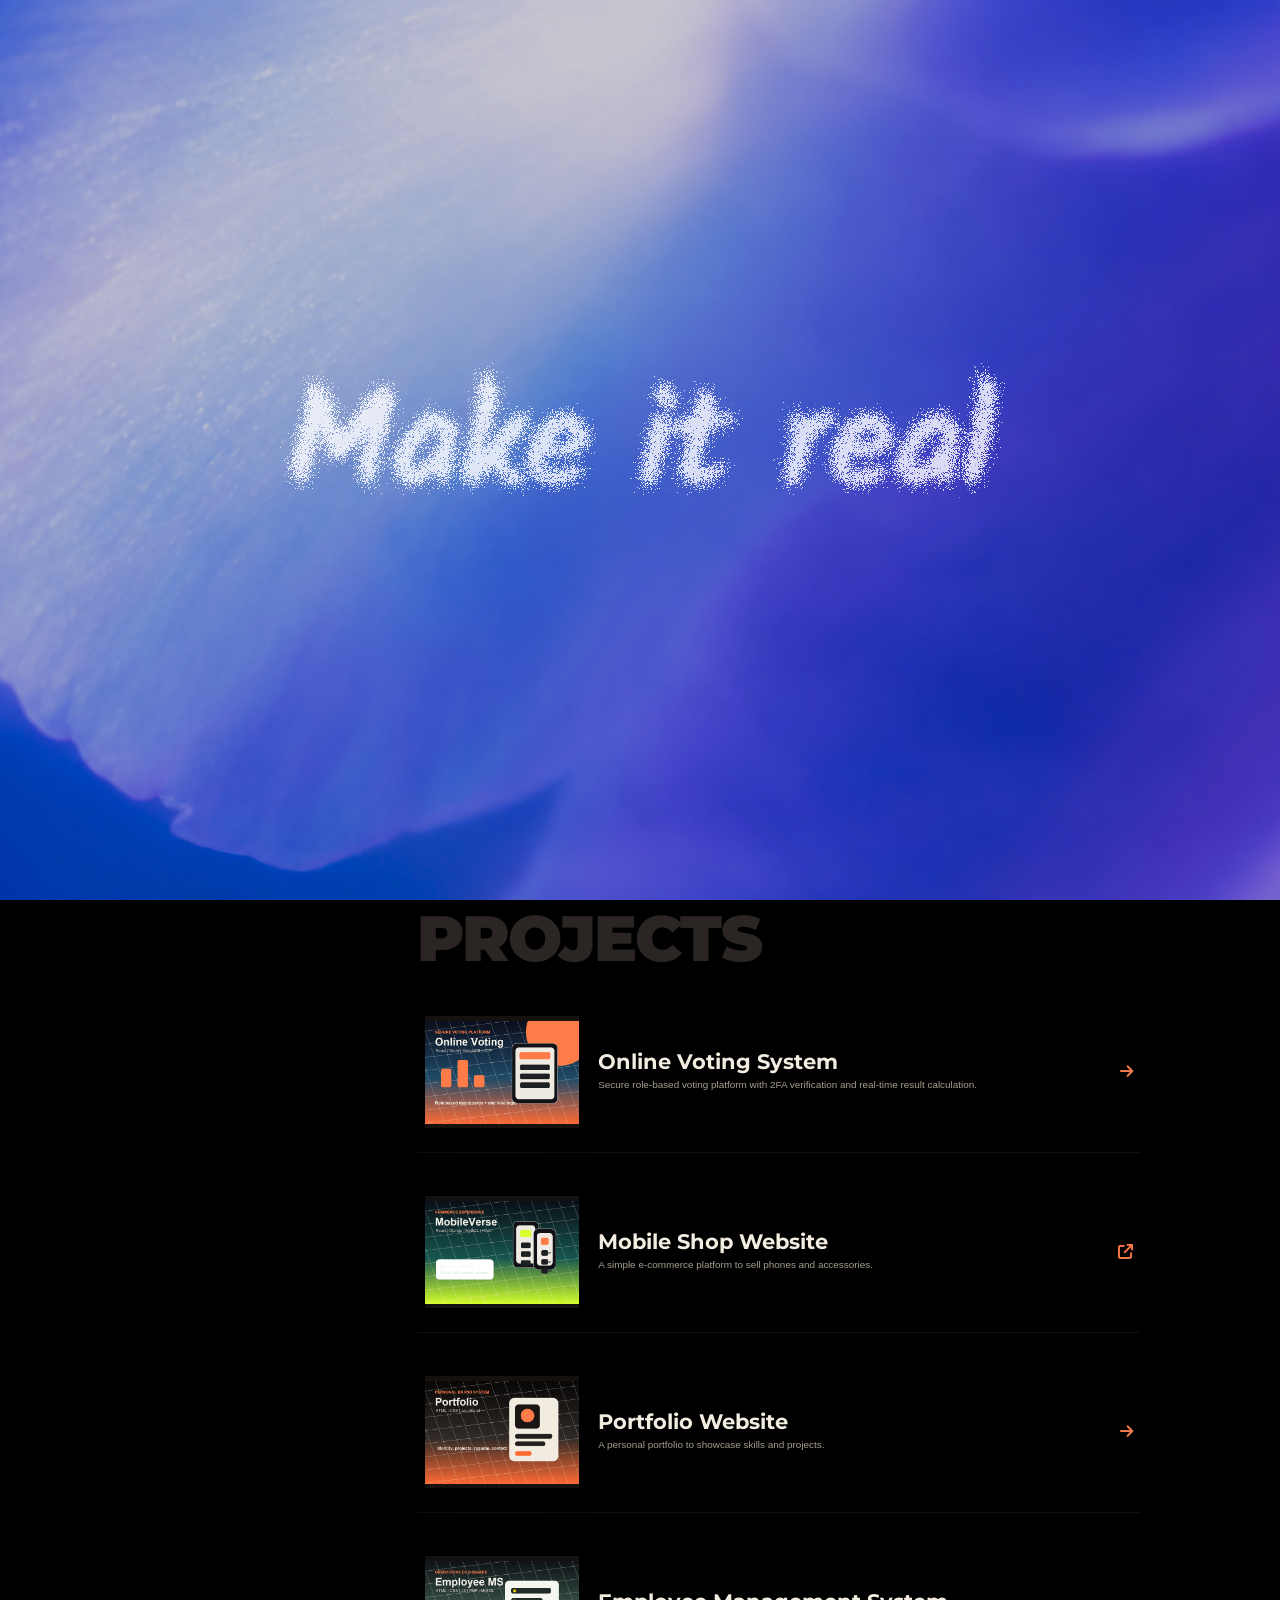
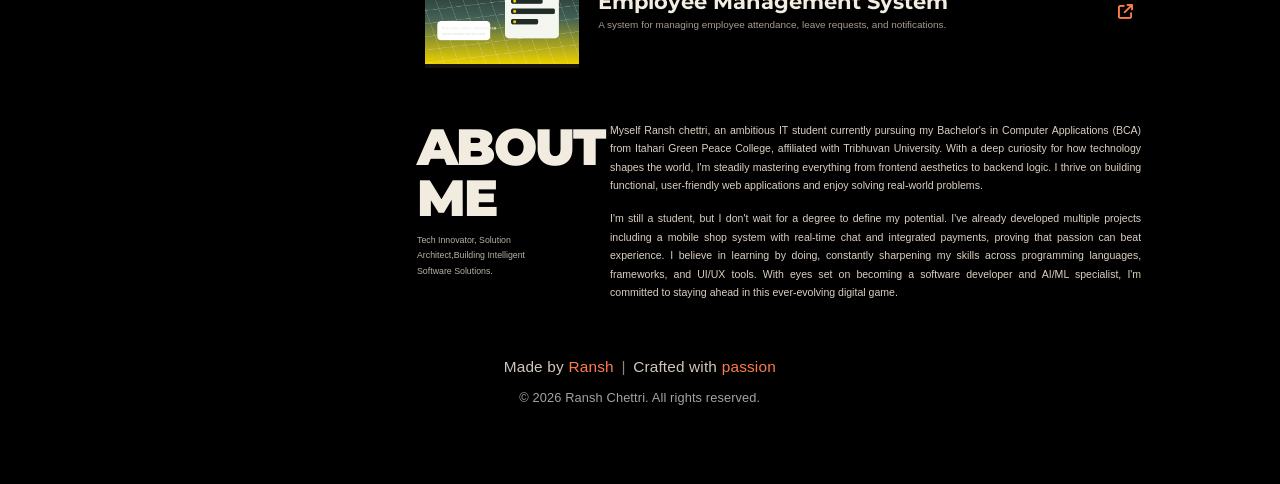
<file: index.html>
<!doctype html>
<html lang="en">
  <head>
    <meta charset="UTF-8" />
    <meta name="viewport" content="width=device-width, initial-scale=1.0" />
    <title>Home - Ransh Portfolio</title>
    <meta
      name="description"
      content="Portfolio of Ransh Chettri, a skilled developer specializing in SaaS, AI/ML, MERN stack, and more. Explore projects, skills, and contact information."
    />
    <meta
      name="keywords"
      content="Ransh Chettri, portfolio, developer, SaaS, AI/ML, MERN, React, Node.js, Python, Java, WordPress"
    />
    <meta name="author" content="Ransh Chettri" />
    <meta name="robots" content="index, follow" />
    <link rel="canonical" href="https://ranshchettri.github.io/MyPortfolio/" />
    <link
      rel="stylesheet"
      href="https://cdnjs.cloudflare.com/ajax/libs/font-awesome/6.4.0/css/all.min.css"
    />
    <link rel="stylesheet" href="css/global.css" />
    <link rel="stylesheet" href="css/loading.css" />
    <link rel="stylesheet" href="css/home.css" />
    <link
      href="https://fonts.googleapis.com/css2?family=Kalam:wght@700&family=Montserrat:wght@700;900&display=swap"
      rel="stylesheet"
    />
    <script type="application/ld+json">
      {
        "@context": "https://schema.org",
        "@type": "Person",
        "name": "Ransh Chettri",
        "jobTitle": "Developer",
        "url": "https://ranshchettri.github.io/MyPortfolio/",
        "sameAs": [
          "https://github.com/Ranshchettri",
          "https://www.linkedin.com/in/ransh-chettri-852386315",
          "https://www.instagram.com/ransh_xettri777/"
        ],
        "knowsAbout": [
          "SaaS",
          "AI/ML",
          "MERN Stack",
          "Python",
          "Java",
          "WordPress"
        ]
      }
    </script>
  </head>
  <body class="page-dark loading-page-active">
    <script>
      (function() {
        const isReload = performance.getEntriesByType("navigation")[0]?.type === "reload";
        const hasSeenLoader = sessionStorage.getItem("loader-seen") === "true";
        if (hasSeenLoader && !isReload) {
          document.body.classList.remove("loading-page-active");
          const style = document.createElement('style');
          style.textContent = '#shader-loading { display: none !important; }';
          document.head.appendChild(style);
        }
      })();
    </script>
    <div
      class="shader-loading"
      id="shader-loading"
      aria-label="Portfolio loading screen"
    >
      <canvas id="gl-canvas" aria-hidden="true"></canvas>

      <span class="corner tl">RC · Portfolio</span>
      <span class="corner tr">v2.0.25</span>
      <span class="corner bl" id="fps-el">fps —</span>
      <span class="corner br">WebGL · GLSL</span>

      <svg class="cross tl" viewBox="0 0 18 18" fill="none" aria-hidden="true">
        <path d="M0 6L0 0L6 0" stroke="white" stroke-width="1.5" />
      </svg>
      <svg class="cross tr" viewBox="0 0 18 18" fill="none" aria-hidden="true">
        <path d="M0 6L0 0L6 0" stroke="white" stroke-width="1.5" />
      </svg>
      <svg class="cross bl" viewBox="0 0 18 18" fill="none" aria-hidden="true">
        <path d="M0 6L0 0L6 0" stroke="white" stroke-width="1.5" />
      </svg>
      <svg class="cross br" viewBox="0 0 18 18" fill="none" aria-hidden="true">
        <path d="M0 6L0 0L6 0" stroke="white" stroke-width="1.5" />
      </svg>

      <div class="overlay">
        <div class="loader-flip-container">
          <div class="loader-flip-card" id="loader-flip-card">
            <!-- Front Side: "Make it real" Text -->
            <div class="loader-flip-front">
              <div class="loader-title" id="loader-title">Make it real</div>
            </div>
            <!-- Back Side: Box Loader -->
            <div class="loader-flip-back">
              <div class="box-loader-row">
                <div class="loader-box"></div>
                <div class="loader-box"></div>
                <div class="loader-box"></div>
                <div class="loader-box"></div>
                <div class="loader-box"></div>
                <div class="loader-box"></div>
                <div class="loader-box"></div>
                <div class="loader-box"></div>
                <div class="loader-box"></div>
                <div class="loader-box"></div>
              </div>
              <div class="box-loader-pct-val" id="box-loader-pct">0%</div>
            </div>
          </div>
        </div>
      </div>

      <svg style="position: absolute; width: 0; height: 0; pointer-events: none;">
        <filter id="dissolve">
          <feTurbulence type="fractalNoise" baseFrequency="1.2" numOctaves="3" result="noise" />
          <feDisplacementMap in="SourceGraphic" in2="noise" scale="0" xChannelSelector="R" yChannelSelector="G" result="displaced">
            <animate attributeName="scale" values="0;220" dur="1.5s" fill="freeze" begin="indefinite" id="displace-anim" />
          </feDisplacementMap>
          <feComponentTransfer in="displaced">
            <feFuncA type="linear" slope="1">
              <animate attributeName="slope" values="1;0" dur="1.5s" fill="freeze" begin="indefinite" id="fade-anim" />
            </feFuncA>
          </feComponentTransfer>
        </filter>
      </svg>

      <div class="done-screen" id="done-screen">
        <div class="done-box">
          <h2>Ready</h2>
          <p>All systems initialized</p>
          <button class="btn" type="button" onclick="restart()">
            ↺ Replay
          </button>
          <button class="btn primary" type="button" onclick="enter()">
            Enter →
          </button>
        </div>
      </div>
    </div>

    <div class="brand-floating">
      <img
        class="brand-floating-mark"
        src="image/ransh-logo.png"
        alt=""
        aria-hidden="true"
      />
      <span>Ransh</span>
    </div>

    <nav class="icon-nav">
      <ul class="nav-links">
        <li>
          <a href="index.html" aria-label="Home" class="active"
            ><i class="fas fa-home"></i><span>Home</span></a
          >
        </li>
        <li>
          <a href="resume.html" aria-label="Resume"
            ><i class="fas fa-user"></i><span>Resume</span></a
          >
        </li>
        <li>
          <a href="skills.html" aria-label="Skills"
            ><i class="fas fa-brain"></i><span>Skills</span></a
          >
        </li>
        <li>
          <a href="contact.html" aria-label="Contact"
            ><i class="fas fa-phone"></i><span>Contact</span></a
          >
        </li>
      </ul>
    </nav>

    <div class="social-floating">
      <a
        href="https://www.facebook.com/aadarsha.karki.100236"
        target="_blank"
        rel="noopener noreferrer"
        aria-label="Facebook"
        ><i class="fab fa-facebook-f"></i
      ></a>
      <a
        href="https://www.instagram.com/ransh_xettri777/"
        target="_blank"
        rel="noopener noreferrer"
        aria-label="Instagram"
        ><i class="fab fa-instagram"></i
      ></a>
      <a
        href="https://github.com/Ranshchettri"
        target="_blank"
        rel="noopener noreferrer"
        aria-label="GitHub"
        ><i class="fab fa-github"></i
      ></a>
      <a
        href="https://www.linkedin.com/in/ransh-chettri-852386315"
        target="_blank"
        rel="noopener noreferrer"
        aria-label="LinkedIn"
        ><i class="fab fa-linkedin-in"></i
      ></a>
    </div>

    <main class="home-page">
      <section class="home-hero">
        <section class="home-left slide-in-left">
          <div class="custom-profile-card">
            <div class="profile-image-container">
              <div class="custom-profile-image">
                <img
                  src="image/image.png"
                  alt="Ransh Chettri - Profile Photo"
                  class="profile-photo"
                  loading="lazy"
                />
              </div>
            </div>
            <div class="name">Ransh chettri</div>
            <p class="description typing-text">
              <span id="typing-desc"></span><span class="typing-cursor">|</span>
            </p>
            <button
              class="hire-btn"
              onclick="window.location.href = 'contact.html'"
            >
              Hire Me
            </button>
            <div class="profile-mini-socials" aria-label="Profile communities">
              <button
                type="button"
                class="profile-mini-social"
                aria-label="Twitter"
              >
                <i class="fab fa-twitter"></i>
              </button>
              <a
                href="https://www.reddit.com/user/Intelligent-Layer667/"
                target="_blank"
                rel="noopener noreferrer"
                class="profile-mini-social"
                aria-label="Reddit"
              >
                <i class="fab fa-reddit-alien"></i>
              </a>
              <a
                href="https://app.daily.dev/ranshchettri"
                target="_blank"
                rel="noopener noreferrer"
                class="profile-mini-social"
                aria-label="daily.dev"
              >
                <i class="fab fa-dev"></i>
              </a>
            </div>
          </div>
        </section>

        <section class="home-right">
          <div class="title-section slide-down">
            <h1 class="title-main">SaaS & AI</h1>
            <h2 class="title-secondary">PRODUCT DEV</h2>
            <div class="home-lines-desc-wrapper">
              <div class="home-desc-lines">
                <div class="home-desc-line"></div>
                <div class="home-desc-line"></div>
                <div class="home-desc-line"></div>
              </div>
              <div class="home-desc-text">
                Passionate about creating intuitive and engaging user
                experiences.I specialize in turning bold ideas into thoughtful
                products and modern digital interactions.
              </div>
            </div>
          </div>

          <div class="stats-section">
            <div class="stat-item">
              <span class="stat-number">+3</span>
              <div class="stat-label">YEARS OF<br />EXPERIENCE</div>
            </div>
            <div class="stat-item">
              <span class="stat-number">+13</span>
              <div class="stat-label">PROJECTS<br />COMPLETED</div>
            </div>
            <div class="stat-item">
              <span class="stat-number">+18</span>
              <div class="stat-label">WORLDWIDE<br />CLIENTS</div>
            </div>
          </div>

          <div class="cards-section">
            <article class="skill-card orange slide-in-right">
              <div
                class="skill-card-pattern wave-pattern"
                aria-hidden="true"
              ></div>
              <div class="skill-card-content">
                <div class="skill-icon">
                  <i class="fa-solid fa-layer-group"></i>
                </div>
                <h3 class="skill-title">
                  DYNAMIC ANIMATION,<br />MOTION DESIGN
                </h3>
                <a
                  class="skill-arrow"
                  href="skills.html"
                  aria-label="View skills"
                >
                  <i class="fa-solid fa-arrow-right"></i>
                </a>
              </div>
            </article>

            <article class="skill-card green slide-in-right">
              <div
                class="skill-card-pattern zigzag-pattern"
                aria-hidden="true"
              ></div>
              <div class="skill-card-content">
                <div class="skill-icon dark-icon">
                  <i class="fa-regular fa-window-restore"></i>
                </div>
                <h3 class="skill-title">
                  AI|ML, MERN,FIGMA, SYSTEMDESIGN<br />JAVA,PYTHON, WORDPRESS
                </h3>
                <a
                  class="skill-arrow dark-arrow"
                  href="skills.html"
                  aria-label="View skills"
                >
                  <i class="fa-solid fa-arrow-right"></i>
                </a>
              </div>
            </article>
          </div>

          <section class="home-projects" id="projects-section">
            <div class="section-heading scroll-drop" style="--drop-delay: 0s">
              <span class="heading-bright">RECENT</span>
              <span class="heading-muted">PROJECTS</span>
            </div>

            <div class="project-list">
              <a
                class="project-row scroll-drop"
                href="resume.html#ovs-project"
                style="--drop-delay: 0.04s; --card-index: 0;"
              >
                <div class="project-thumb project-poster poster-ovs">
                  <span class="thumb-title">OVS</span>
                  <span class="thumb-meta">React | Node | MongoDB</span>
                </div>
                <div class="project-copy">
                  <h3>Online Voting System</h3>
                  <p>
                    Secure role-based voting platform with 2FA verification and
                    real-time result calculation.
                  </p>
                </div>
                <span class="project-link-icon"
                  ><i class="fa-solid fa-arrow-right"></i
                ></span>
              </a>

              <a
                class="project-row scroll-drop"
                href="https://github.com/Ranshchettri/MobileVerses"
                target="_blank"
                rel="noopener noreferrer"
                style="--drop-delay: 0.09s; --card-index: 1;"
              >
                <div class="project-thumb project-poster poster-mobileverse">
                  <span class="thumb-title">MobileVerses</span>
                  <span class="thumb-meta">React | Django | MySQL</span>
                </div>
                <div class="project-copy">
                  <h3>Mobile Shop Website</h3>
                  <p>
                    A simple e-commerce platform to sell phones and accessories.
                  </p>
                </div>
                <span class="project-link-icon"
                  ><i class="fa-solid fa-arrow-up-right-from-square"></i
                ></span>
              </a>

              <a
                class="project-row scroll-drop"
                href="index.html"
                style="--drop-delay: 0.14s; --card-index: 2;"
              >
                <div class="project-thumb project-poster poster-portfolio">
                  <span class="thumb-title">Portfolio</span>
                  <span class="thumb-meta">HTML | CSS | JavaScript</span>
                </div>
                <div class="project-copy">
                  <h3>Portfolio Website</h3>
                  <p>A personal portfolio to showcase skills and projects.</p>
                </div>
                <span class="project-link-icon"
                  ><i class="fa-solid fa-arrow-right"></i
                ></span>
              </a>

              <a
                class="project-row scroll-drop"
                href="https://github.com/Ranshchettri/BCA-4TH-semester-Project"
                target="_blank"
                rel="noopener noreferrer"
                style="--drop-delay: 0.19s; --card-index: 3;"
              >
                <div class="project-thumb project-poster poster-employee">
                  <span class="thumb-title">EMS</span>
                  <span class="thumb-meta">Dashboard | CRUD | Roles</span>
                </div>
                <div class="project-copy">
                  <h3>Employee Management System</h3>
                  <p>
                    A system for managing employee attendance, leave requests,
                    and notifications.
                  </p>
                </div>
                <span class="project-link-icon"
                  ><i class="fa-solid fa-arrow-up-right-from-square"></i
                ></span>
              </a>
            </div>
          </section>

          <section class="home-about" id="about-section">
            <div class="about-eyebrow"></div>
            <div class="about-panel">
              <div
                class="about-panel-head scroll-drop"
                style="--drop-delay: 0s"
              >
                <h2>ABOUT<br />ME</h2>
                <p>Tech Innovator, Solution Architect,Building Intelligent Software Solutions.</p>
              </div>
              <div
                class="about-panel-copy scroll-drop"
                style="--drop-delay: 0.1s"
              >
                <p>
                  Myself Ransh chettri, an ambitious IT student currently
                  pursuing my Bachelor's in Computer Applications (BCA) from
                  Itahari Green Peace College, affiliated with Tribhuvan
                  University. With a deep curiosity for how technology shapes
                  the world, I'm steadily mastering everything from frontend
                  aesthetics to backend logic. I thrive on building functional,
                  user-friendly web applications and enjoy solving real-world
                  problems.
                </p>
                <p>
                  I'm still a student, but I don't wait for a degree to define
                  my potential. I've already developed multiple projects
                  including a mobile shop system with real-time chat and
                  integrated payments, proving that passion can beat experience.
                  I believe in learning by doing, constantly sharpening my
                  skills across programming languages, frameworks, and UI/UX
                  tools. With eyes set on becoming a software developer and
                  AI/ML specialist, I'm committed to staying ahead in this
                  ever-evolving digital game.
                </p>
              </div>
            </div>
          </section>
        </section>
      </section>

      <footer class="home-credit-strip scroll-drop" style="--drop-delay: 0s">
        <p>
          Made by <span>Ransh</span>
          <span class="credit-divider">|</span>
          Crafted with <span>passion</span>
        </p>
        <p>&copy; 2026 Ransh Chettri. All rights reserved.</p>
      </footer>
    </main>

    <div id="chatbot"><i class="fa-solid fa-comment-dots"></i></div>
    <div id="chatbox">
      <button id="chatbox-close">X</button>
      <div class="chat-message bot">
        Hello! How can I assist you today? Choose a question below or type your
        own!
      </div>
      <div class="chat-questions" id="chat-questions"></div>
      <div id="chat-messages"></div>
      <div class="chat-input-area">
        <input
          class="chat-input"
          type="text"
          placeholder="Ask me anything..."
          id="chat-input"
        />
        <button
          class="chat-btn"
          onclick="sendChatMessage()"
          aria-label="Send message"
        >
          <i class="fa-solid fa-paper-plane"></i>
        </button>
      </div>
    </div>

    <script src="js/loading.js"></script>
    <script src="js/script.js"></script>
  </body>
</html>
</file>
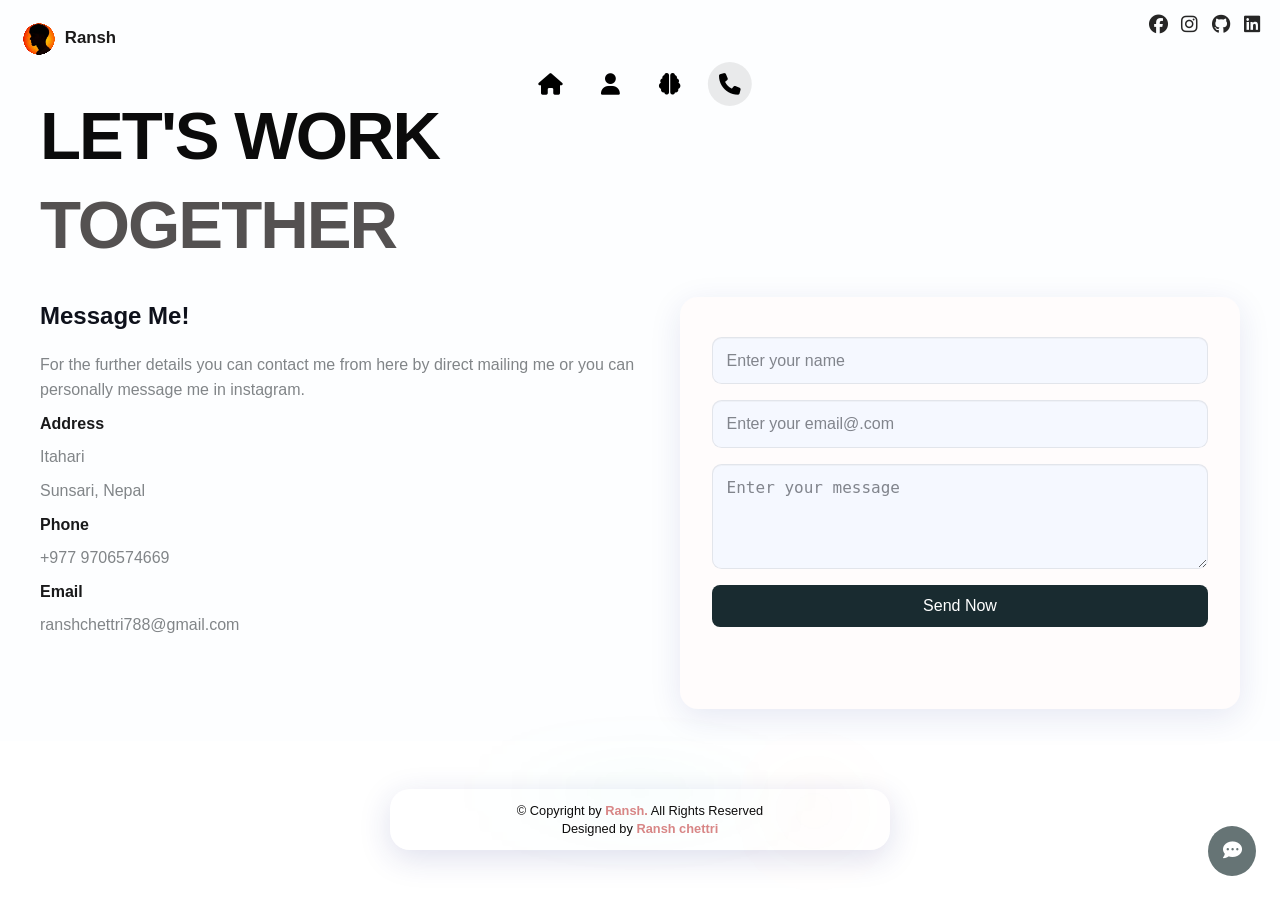
<file: contact.html>
<!doctype html>
<html lang="en">
  <head>
    <meta charset="UTF-8" />
    <meta name="viewport" content="width=device-width, initial-scale=1.0" />
    <title>Contact - Ransh Portfolio</title>
    <link
      rel="stylesheet"
      href="https://cdnjs.cloudflare.com/ajax/libs/font-awesome/6.4.0/css/all.min.css"
    />
    <link rel="stylesheet" href="css/global.css" />
    <link rel="stylesheet" href="css/contact.css" />
  </head>
  <body class="page-light">
    <div class="brand-floating">
      <img
        class="brand-floating-mark"
        src="image/ransh-logo.png"
        alt=""
        aria-hidden="true"
      />
      <span>Ransh</span>
    </div>

    <div class="social-icons">
      <a
        href="https://www.facebook.com/aadarsha.karki.100236"
        target="_blank"
        rel="noopener noreferrer"
        aria-label="Facebook"
        ><i class="fab fa-facebook"></i
      ></a>
      <a
        href="https://www.instagram.com/ransh_xettri777/"
        target="_blank"
        rel="noopener noreferrer"
        aria-label="Instagram"
        ><i class="fab fa-instagram"></i
      ></a>
      <a
        href="https://github.com/Ranshchettri"
        target="_blank"
        rel="noopener noreferrer"
        aria-label="GitHub"
        ><i class="fab fa-github"></i
      ></a>
      <a
        href="https://www.linkedin.com/in/ransh-chettri-852386315"
        target="_blank"
        rel="noopener noreferrer"
        aria-label="LinkedIn"
        ><i class="fab fa-linkedin"></i
      ></a>
    </div>

    <nav class="icon-nav black-icons">
      <ul class="nav-links">
        <li>
          <a href="index.html" aria-label="Home"
            ><i class="fas fa-home"></i><span>Home</span></a
          >
        </li>
        <li>
          <a href="resume.html" aria-label="Resume"
            ><i class="fas fa-user"></i><span>Resume</span></a
          >
        </li>
        <li>
          <a href="skills.html" aria-label="Skills"
            ><i class="fas fa-brain"></i><span>Skills</span></a
          >
        </li>
        <li>
          <a href="contact.html" aria-label="Contact" class="active"
            ><i class="fas fa-phone"></i><span>Contact</span></a
          >
        </li>
      </ul>
    </nav>

    <main>
      <section class="contact">
        <div class="contact-title slide-in-left">
          <span class="contact-title-main">LET'S WORK</span><br />
          <span class="contact-title-secondary">TOGETHER</span>
        </div>

        <div class="contact-container">
          <div class="contact-info">
            <h2>Message Me!</h2>
            <p>
              For the further details you can contact me from here by direct
              mailing me or you can personally message me in instagram.
            </p>
            <div class="contact-details">
              <p><strong>Address</strong></p>
              <p>Itahari</p>
              <p>Sunsari, Nepal</p>
              <p><strong>Phone</strong></p>
              <p>+977 9706574669</p>
              <p><strong>Email</strong></p>
              <p>ranshchettri788@gmail.com</p>
            </div>
          </div>

          <div class="contact-form slide-in-left">
            <form id="contact-form">
              <input
                type="text"
                name="name"
                placeholder="Enter your name"
                required
              />
              <input
                type="email"
                name="email"
                placeholder="Enter your email@.com"
                required
              />
              <textarea
                name="message"
                rows="4"
                placeholder="Enter your message"
                required
              ></textarea>
              <button type="submit">Send Now</button>
              <p
                id="contact-status"
                class="contact-status"
                aria-live="polite"
              ></p>
            </form>
          </div>
        </div>
      </section>
    </main>

    <div id="chatbot"><i class="fa-solid fa-comment-dots"></i></div>
    <div id="chatbox">
      <button id="chatbox-close">X</button>
      <div class="chat-message bot">
        Hello! How can I assist you today? Choose a question below or type your
        own!
      </div>
      <div class="chat-questions" id="chat-questions"></div>
      <div id="chat-messages"></div>
      <div class="chat-input-area">
        <input
          class="chat-input"
          type="text"
          placeholder="Ask me anything..."
          id="chat-input"
        />
        <button
          class="chat-btn"
          onclick="sendChatMessage()"
          aria-label="Send message"
        >
          <i class="fa-solid fa-paper-plane"></i>
        </button>
      </div>
    </div>

    <footer class="glassmorphism-footer">
      <div class="footer-content">
        <p>&copy; Copyright by <b>Ransh.</b> All Rights Reserved</p>
        <p>Designed by <b>Ransh chettri</b></p>
      </div>
    </footer>

    <script src="js/script.js"></script>
  </body>
</html>
</file>
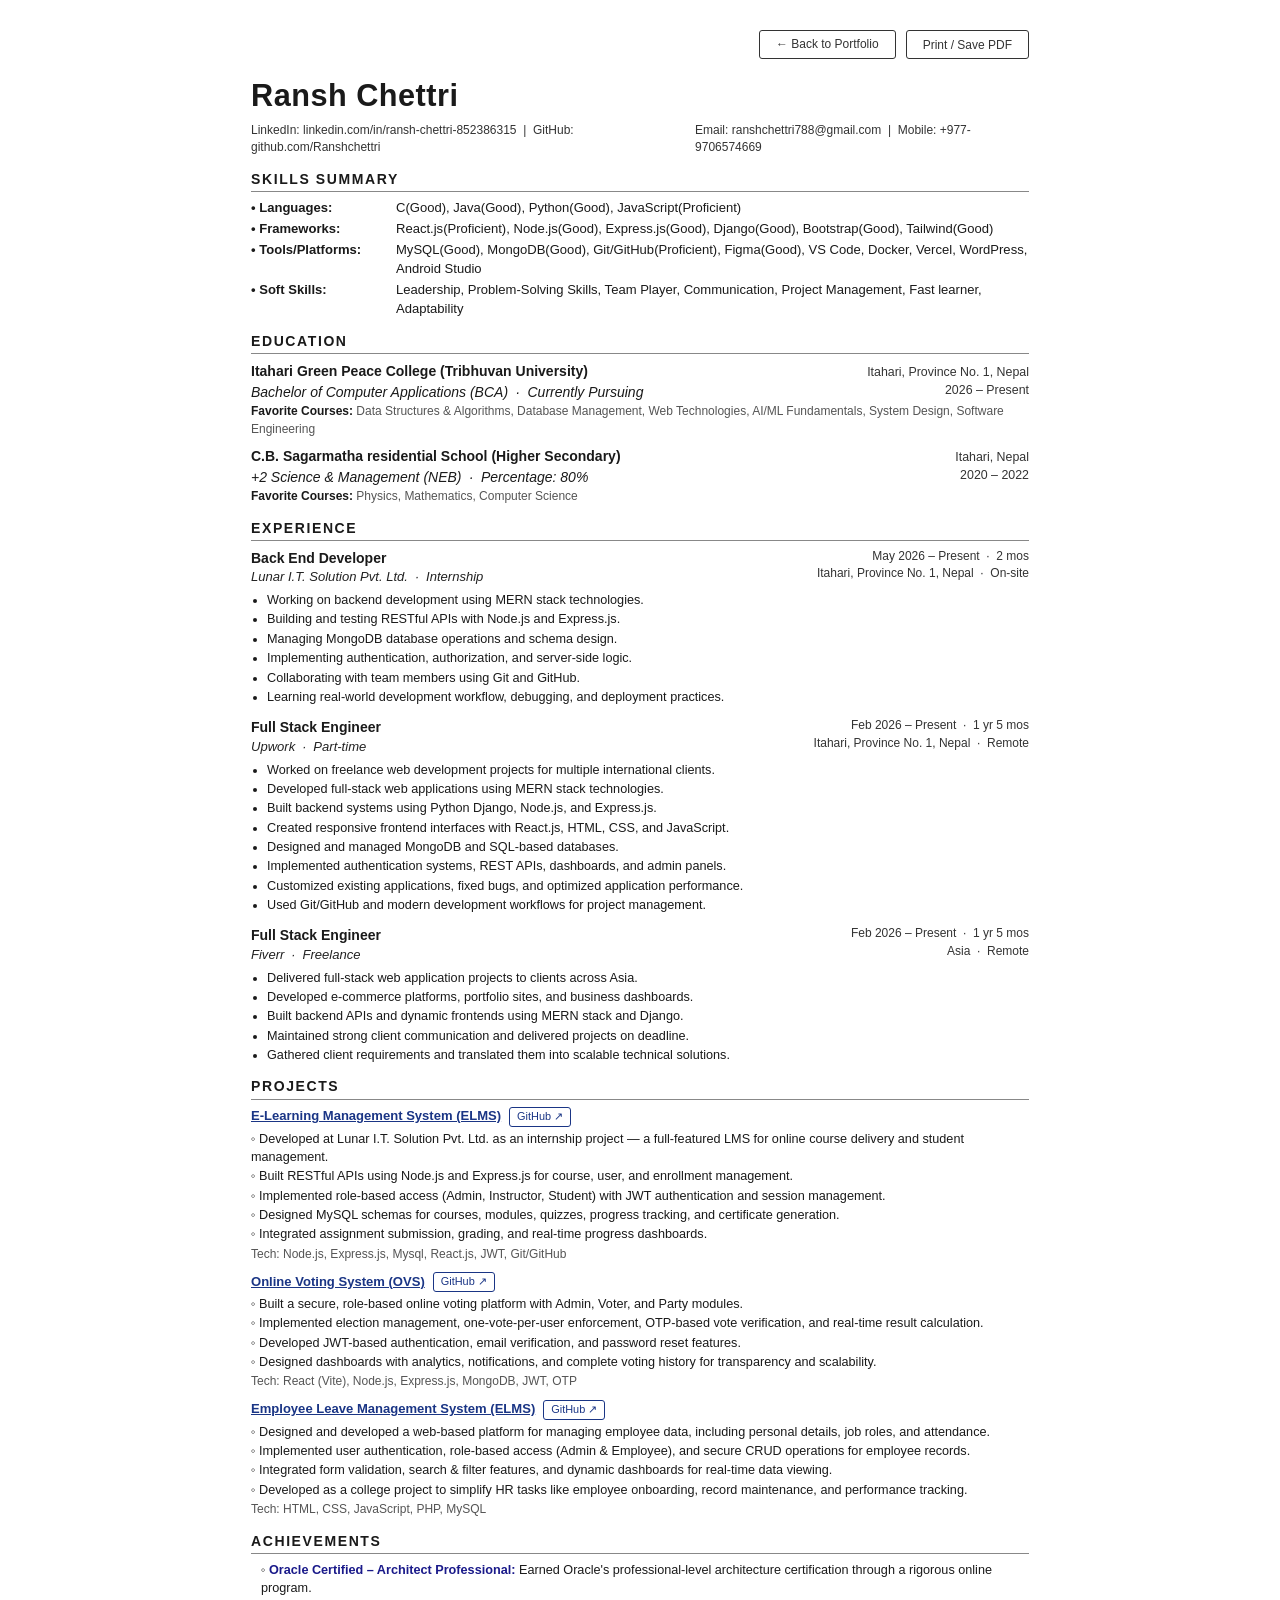
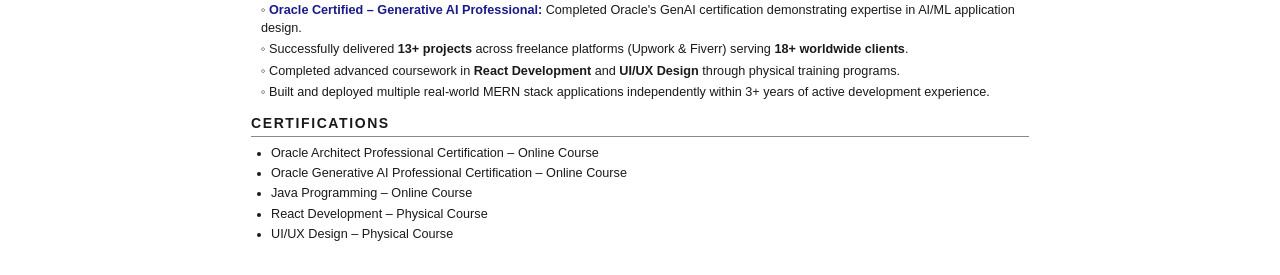
<file: resume-doc.html>
<!doctype html>
<html lang="en">
  <head>
    <meta charset="UTF-8" />
    <meta name="viewport" content="width=device-width, initial-scale=1.0" />
    <title>Ransh Chettri – Resume</title>
    <link rel="stylesheet" href="css/resume-doc.css" />
    <script src="js/resume-doc.js" defer></script>
  </head>
  <body>

    <!-- Top bar (not printed) -->
    <div class="print-bar no-print">
      <a class="btn-back" href="resume.html">← Back to Portfolio</a>
      <button class="btn-print">Print / Save PDF</button>
    </div>

    <!-- ══════════════ HEADER ══════════════ -->
    <div class="r-name">Ransh Chettri</div>
    <div class="r-contact">
      <span>
        LinkedIn:
        <a href="https://www.linkedin.com/in/ransh-chettri-852386315" target="_blank">
          linkedin.com/in/ransh-chettri-852386315
        </a>
        &nbsp;|&nbsp;
        GitHub:
        <a href="https://github.com/Ranshchettri" target="_blank">
          github.com/Ranshchettri
        </a>
      </span>
      <span>
        Email: ranshchettri788@gmail.com
        &nbsp;|&nbsp;
        Mobile: +977-9706574669
      </span>
    </div>

    <!-- ══════════════ SKILLS SUMMARY ══════════════ -->
    <div class="r-section">
      <div class="r-section-title">Skills Summary</div>

      <div class="skill-row">
        <span class="skill-label">• Languages:</span>
        <span>C(Good), Java(Good), Python(Good), JavaScript(Proficient)</span>
      </div>
      <div class="skill-row">
        <span class="skill-label">• Frameworks:</span>
        <span>React.js(Proficient), Node.js(Good), Express.js(Good), Django(Good), Bootstrap(Good), Tailwind(Good)</span>
      </div>
      <div class="skill-row">
        <span class="skill-label">• Tools/Platforms:</span>
        <span>MySQL(Good), MongoDB(Good), Git/GitHub(Proficient), Figma(Good), VS Code, Docker, Vercel, WordPress, Android Studio</span>
      </div>
      <div class="skill-row">
        <span class="skill-label">• Soft Skills:</span>
        <span>Leadership, Problem-Solving Skills, Team Player, Communication, Project Management, Fast learner, Adaptability</span>
      </div>
    </div>

    <!-- ══════════════ EDUCATION ══════════════ -->
    <div class="r-section">
      <div class="r-section-title">Education</div>

      <div class="edu-entry">
        <div class="edu-top">
          <span class="edu-inst">Itahari Green Peace College (Tribhuvan University)</span>
          <span class="edu-loc">Itahari, Province No. 1, Nepal</span>
        </div>
        <div class="edu-degree">
          <span class="edu-deg-name">Bachelor of Computer Applications (BCA) &nbsp;·&nbsp; Currently Pursuing</span>
          <span class="edu-dates">2026 – Present</span>
        </div>
        <div class="edu-fav">
          <b>Favorite Courses:</b> Data Structures &amp; Algorithms, Database Management, Web Technologies, AI/ML Fundamentals, System Design, Software Engineering
        </div>
      </div>

      <div class="edu-entry">
        <div class="edu-top">
          <span class="edu-inst">C.B. Sagarmatha residential School (Higher Secondary)</span>
          <span class="edu-loc">Itahari, Nepal</span>
        </div>
        <div class="edu-degree">
          <span class="edu-deg-name">+2 Science &amp; Management (NEB) &nbsp;·&nbsp; Percentage: 80%</span>
          <span class="edu-dates">2020 – 2022</span>
        </div>
        <div class="edu-fav">
          <b>Favorite Courses:</b> Physics, Mathematics, Computer Science
        </div>
      </div>
    </div>

    <!-- ══════════════ EXPERIENCE ══════════════ -->
    <div class="r-section">
      <div class="r-section-title">Experience</div>

      <!-- 1. Lunar IT -->
      <div class="exp-entry">
        <div class="exp-top">
          <div class="exp-left">
            <div class="exp-role">Back End Developer</div>
            <div class="exp-company">Lunar I.T. Solution Pvt. Ltd. &nbsp;·&nbsp; Internship</div>
          </div>
          <div class="exp-right">
            May 2026 – Present &nbsp;·&nbsp; 2 mos<br />
            Itahari, Province No. 1, Nepal &nbsp;·&nbsp; On-site
          </div>
        </div>
        <ul class="exp-bullets">
          <li>Working on backend development using MERN stack technologies.</li>
          <li>Building and testing RESTful APIs with Node.js and Express.js.</li>
          <li>Managing MongoDB database operations and schema design.</li>
          <li>Implementing authentication, authorization, and server-side logic.</li>
          <li>Collaborating with team members using Git and GitHub.</li>
          <li>Learning real-world development workflow, debugging, and deployment practices.</li>
        </ul>
      </div>

      <!-- 2. Upwork -->
      <div class="exp-entry">
        <div class="exp-top">
          <div class="exp-left">
            <div class="exp-role">Full Stack Engineer</div>
            <div class="exp-company">Upwork &nbsp;·&nbsp; Part-time</div>
          </div>
          <div class="exp-right">
            Feb 2026 – Present &nbsp;·&nbsp; 1 yr 5 mos<br />
            Itahari, Province No. 1, Nepal &nbsp;·&nbsp; Remote
          </div>
        </div>
        <ul class="exp-bullets">
          <li>Worked on freelance web development projects for multiple international clients.</li>
          <li>Developed full-stack web applications using MERN stack technologies.</li>
          <li>Built backend systems using Python Django, Node.js, and Express.js.</li>
          <li>Created responsive frontend interfaces with React.js, HTML, CSS, and JavaScript.</li>
          <li>Designed and managed MongoDB and SQL-based databases.</li>
          <li>Implemented authentication systems, REST APIs, dashboards, and admin panels.</li>
          <li>Customized existing applications, fixed bugs, and optimized application performance.</li>
          <li>Used Git/GitHub and modern development workflows for project management.</li>
        </ul>
      </div>

      <!-- 3. Fiverr -->
      <div class="exp-entry">
        <div class="exp-top">
          <div class="exp-left">
            <div class="exp-role">Full Stack Engineer</div>
            <div class="exp-company">Fiverr &nbsp;·&nbsp; Freelance</div>
          </div>
          <div class="exp-right">
            Feb 2026 – Present &nbsp;·&nbsp; 1 yr 5 mos<br />
            Asia &nbsp;·&nbsp; Remote
          </div>
        </div>
        <ul class="exp-bullets">
          <li>Delivered full-stack web application projects to clients across Asia.</li>
          <li>Developed e-commerce platforms, portfolio sites, and business dashboards.</li>
          <li>Built backend APIs and dynamic frontends using MERN stack and Django.</li>
          <li>Maintained strong client communication and delivered projects on deadline.</li>
          <li>Gathered client requirements and translated them into scalable technical solutions.</li>
        </ul>
      </div>
    </div>

    <!-- ══════════════ PROJECTS ══════════════ -->
    <div class="r-section">
      <div class="r-section-title">Projects</div>

      <!-- 1. ELMS -->
      <div class="proj-entry">
        <div class="proj-title-row">
          <span class="proj-name">E-Learning Management System (ELMS)</span>
          <a class="proj-link-btn" href="https://github.com/Ranshchettri" target="_blank" rel="noopener">GitHub ↗</a>
        </div>
        <ul class="proj-desc">
          <li>Developed at Lunar I.T. Solution Pvt. Ltd. as an internship project — a full-featured LMS for online course delivery and student management.</li>
          <li>Built RESTful APIs using Node.js and Express.js for course, user, and enrollment management.</li>
          <li>Implemented role-based access (Admin, Instructor, Student) with JWT authentication and session management.</li>
          <li>Designed MySQL schemas for courses, modules, quizzes, progress tracking, and certificate generation.</li>
          <li>Integrated assignment submission, grading, and real-time progress dashboards.</li>
        </ul>
        <div class="proj-tech">Tech: Node.js, Express.js, Mysql, React.js, JWT, Git/GitHub</div>
      </div>

      <!-- 2. OVS -->
      <div class="proj-entry">
        <div class="proj-title-row">
          <span class="proj-name">Online Voting System (OVS)</span>
          <a class="proj-link-btn" href="https://github.com/Ranshchettri" target="_blank" rel="noopener">GitHub ↗</a>
        </div>
        <ul class="proj-desc">
          <li>Built a secure, role-based online voting platform with Admin, Voter, and Party modules.</li>
          <li>Implemented election management, one-vote-per-user enforcement, OTP-based vote verification, and real-time result calculation.</li>
          <li>Developed JWT-based authentication, email verification, and password reset features.</li>
          <li>Designed dashboards with analytics, notifications, and complete voting history for transparency and scalability.</li>
        </ul>
        <div class="proj-tech">Tech: React (Vite), Node.js, Express.js, MongoDB, JWT, OTP</div>
      </div>

      <!-- 3. ELMS (Employee Leave Management System) -->
      <div class="proj-entry">
        <div class="proj-title-row">
          <span class="proj-name">Employee Leave Management System (ELMS)</span>
          <a class="proj-link-btn" href="https://github.com/Ranshchettri" target="_blank" rel="noopener">GitHub ↗</a>
        </div>
        <ul class="proj-desc">
          <li>Designed and developed a web-based platform for managing employee data, including personal details, job roles, and attendance.</li>
          <li>Implemented user authentication, role-based access (Admin & Employee), and secure CRUD operations for employee records.</li>
          <li>Integrated form validation, search & filter features, and dynamic dashboards for real-time data viewing.</li>
          <li>Developed as a college project to simplify HR tasks like employee onboarding, record maintenance, and performance tracking.</li>
        </ul>
        <div class="proj-tech">Tech: HTML, CSS, JavaScript, PHP, MySQL</div>
      </div>
    </div>

    <!-- ══════════════ ACHIEVEMENTS ══════════════ -->
    <div class="r-section">
      <div class="r-section-title">Achievements</div>
      <ul class="ach-list">
        <li>
          <span class="ach-highlight">Oracle Certified – Architect Professional:</span>
          Earned Oracle's professional-level architecture certification through a rigorous online program.
        </li>
        <li>
          <span class="ach-highlight">Oracle Certified – Generative AI Professional:</span>
          Completed Oracle's GenAI certification demonstrating expertise in AI/ML application design.
        </li>
        <li>
          Successfully delivered <strong>13+ projects</strong> across freelance platforms (Upwork &amp; Fiverr) serving <strong>18+ worldwide clients</strong>.
        </li>
        <li>
          Completed advanced coursework in <strong>React Development</strong> and <strong>UI/UX Design</strong> through physical training programs.
        </li>
        <li>
          Built and deployed multiple real-world MERN stack applications independently within 3+ years of active development experience.
        </li>
      </ul>
    </div>

    <!-- ══════════════ CERTIFICATIONS ══════════════ -->
    <div class="r-section">
      <div class="r-section-title">Certifications</div>
      <ul class="cert-list">
        <li>Oracle Architect Professional Certification – Online Course</li>
        <li>Oracle Generative AI Professional Certification – Online Course</li>
        <li>Java Programming – Online Course</li>
        <li>React Development – Physical Course</li>
        <li>UI/UX Design – Physical Course</li>
      </ul>
    </div>

  </body>
</html>
</file>
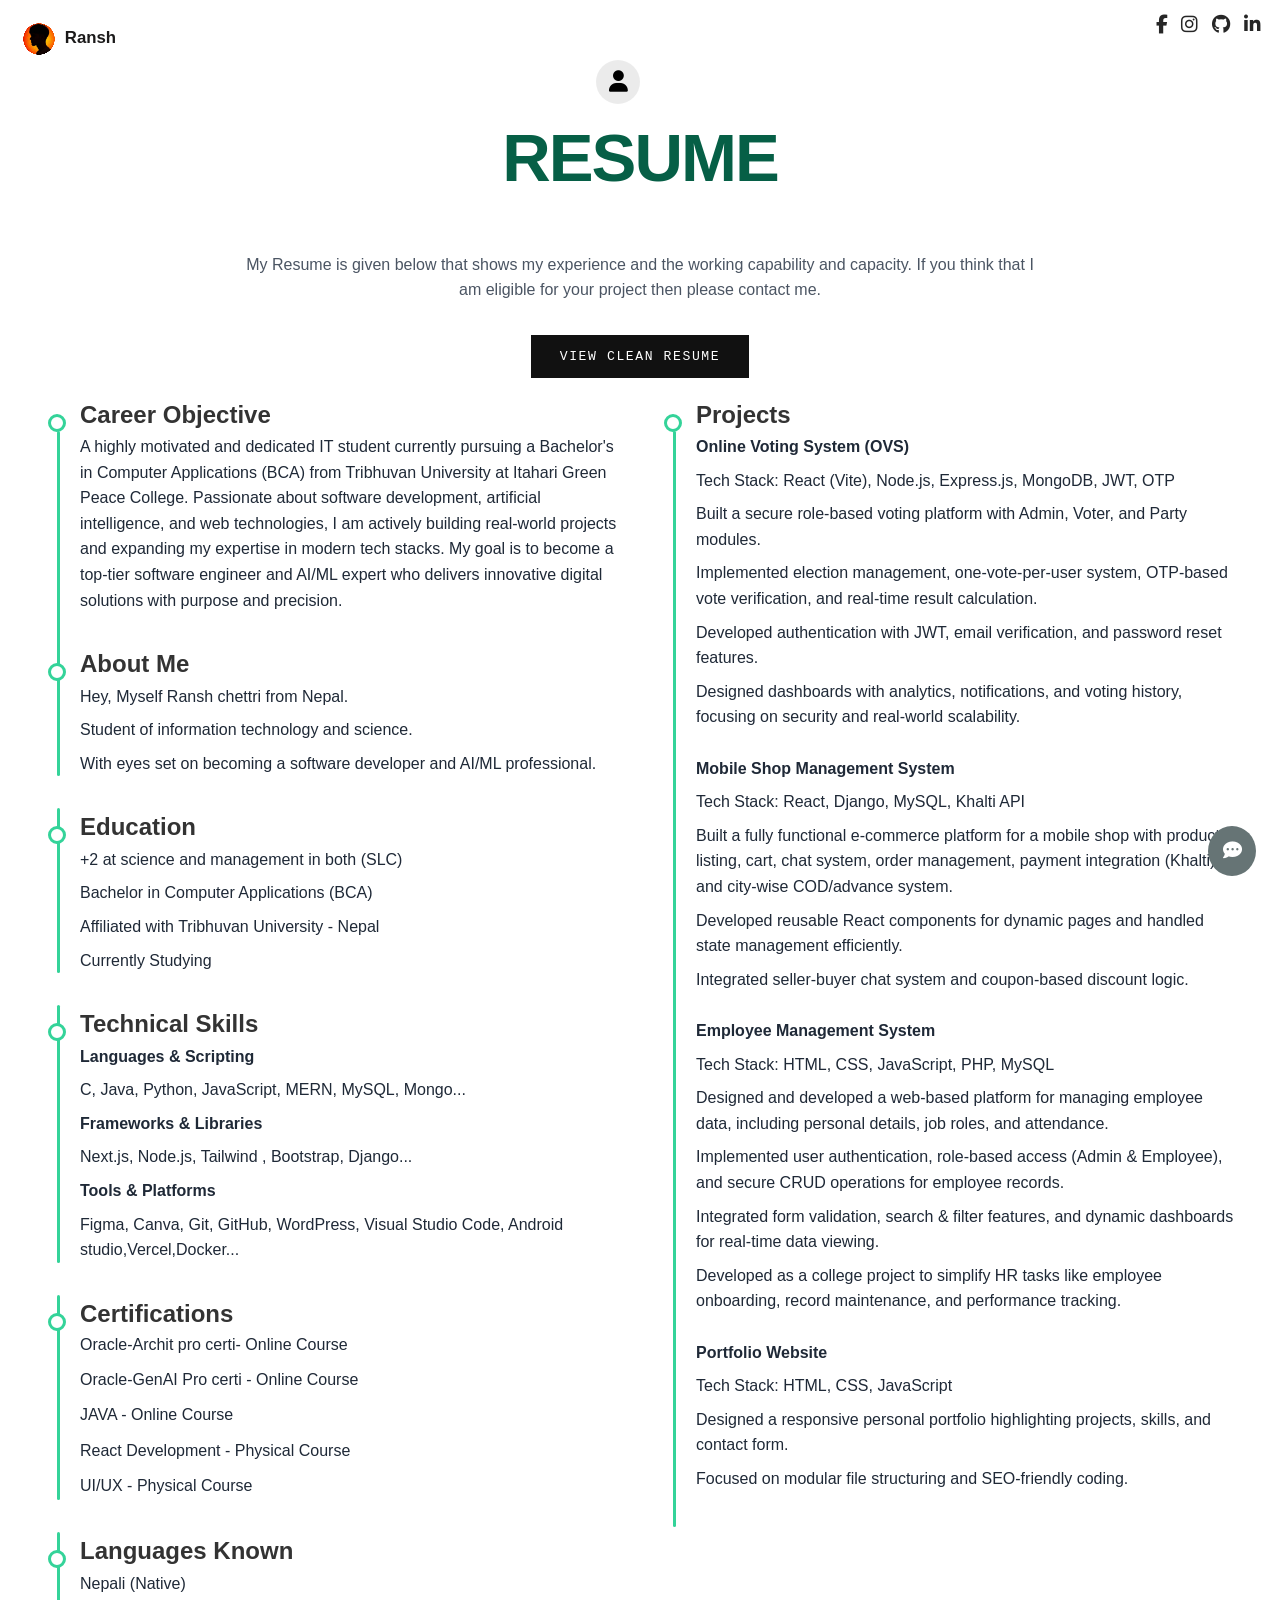
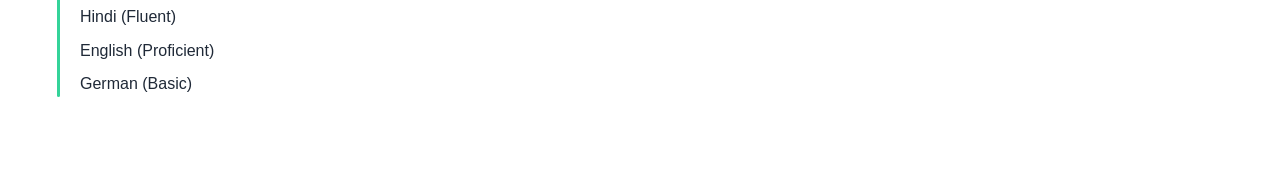
<file: resume.html>
<!doctype html>
<html lang="en">
  <head>
    <meta charset="UTF-8" />
    <meta name="viewport" content="width=device-width, initial-scale=1.0" />
    <title>Resume - Ransh Portfolio</title>
    <link
      rel="stylesheet"
      href="https://cdnjs.cloudflare.com/ajax/libs/font-awesome/6.4.0/css/all.min.css"
    />
    <link rel="stylesheet" href="css/global.css" />
    <link rel="stylesheet" href="css/resume.css" />
  </head>
  <body class="page-light">
    <div class="brand-floating">
      <img
        class="brand-floating-mark"
        src="image/ransh-logo.png"
        alt=""
        aria-hidden="true"
      />
      <span>Ransh</span>
    </div>

    <div class="social-icons">
      <a
        href="https://www.facebook.com/aadarsha.karki.100236"
        target="_blank"
        rel="noopener noreferrer"
        aria-label="Facebook"
        ><i class="fab fa-facebook-f"></i
      ></a>
      <a
        href="https://www.instagram.com/ransh_xettri777/"
        target="_blank"
        rel="noopener noreferrer"
        aria-label="Instagram"
        ><i class="fab fa-instagram"></i
      ></a>
      <a
        href="https://github.com/Ranshchettri"
        target="_blank"
        rel="noopener noreferrer"
        aria-label="GitHub"
        ><i class="fab fa-github"></i
      ></a>
      <a
        href="https://www.linkedin.com/in/ransh-chettri-852386315"
        target="_blank"
        rel="noopener noreferrer"
        aria-label="LinkedIn"
        ><i class="fab fa-linkedin-in"></i
      ></a>
    </div>

    <nav class="icon-nav black-icons">
      <ul class="nav-links">
        <li>
          <a href="index.html" aria-label="Home"
            ><i class="fas fa-home"></i><span>Home</span></a
          >
        </li>
        <li>
          <a href="resume.html" aria-label="Resume" class="active"
            ><i class="fas fa-user"></i><span>Resume</span></a
          >
        </li>
        <li>
          <a href="skills.html" aria-label="Skills"
            ><i class="fas fa-brain"></i><span>Skills</span></a
          >
        </li>
        <li>
          <a href="contact.html" aria-label="Contact"
            ><i class="fas fa-phone"></i><span>Contact</span></a
          >
        </li>
      </ul>
    </nav>

    <main>
      <section class="resume">
        <h1>RESUME</h1>
        <p>
          My Resume is given below that shows my experience and the working
          capability and capacity. If you think that I am eligible for your
          project then please contact me.
        </p>
        <div class="btn-view-clean-wrapper">
          <a
            href="resume-doc.html"
            target="_blank"
            class="btn-view-clean"
          >View Clean Resume</a>
        </div>

        <div class="resume-container">
          <div class="resume-left">
            <div class="resume-section">
              <div class="dot"></div>
              <h2>Career Objective</h2>
              <p>
                A highly motivated and dedicated IT student currently pursuing a
                Bachelor's in Computer Applications (BCA) from Tribhuvan
                University at Itahari Green Peace College. Passionate about
                software development, artificial intelligence, and web
                technologies, I am actively building real-world projects and
                expanding my expertise in modern tech stacks. My goal is to
                become a top-tier software engineer and AI/ML expert who
                delivers innovative digital solutions with purpose and
                precision.
              </p>
            </div>

            <div class="resume-section">
              <div class="dot"></div>
              <h2>About Me</h2>
              <p>Hey, Myself Ransh chettri from Nepal.</p>
              <p>Student of information technology and science.</p>
              <p>
                With eyes set on becoming a software developer and AI/ML
                professional.
              </p>
            </div>

            <div class="resume-section">
              <div class="dot"></div>
              <h2>Education</h2>
              <p>+2 at science and management in both (SLC)</p>
              <p>Bachelor in Computer Applications (BCA)</p>
              <p>Affiliated with Tribhuvan University - Nepal</p>
              <p>Currently Studying</p>
            </div>

            <div class="resume-section">
              <div class="dot"></div>
              <h2>Technical Skills</h2>
              <p><strong>Languages &amp; Scripting</strong></p>
              <p>C, Java, Python, JavaScript, MERN, MySQL, Mongo...</p>
              <p><strong>Frameworks &amp; Libraries</strong></p>
              <p>Next.js, Node.js, Tailwind , Bootstrap, Django...</p>
              <p><strong>Tools &amp; Platforms</strong></p>
              <p>
                Figma, Canva, Git, GitHub, WordPress, Visual Studio Code,
                Android studio,Vercel,Docker...
              </p>
            </div>

            <div class="resume-section">
              <div class="dot"></div>
              <h2>Certifications</h2>
              <div class="certificate-links certificate-links-static">
                <p class="certificate-link-static">
                  Oracle-Archit pro certi- Online Course
                </p>
                <p class="certificate-link-static">
                  Oracle-GenAI Pro certi - Online Course
                </p>
                <p class="certificate-link-static">JAVA - Online Course</p>
                <p class="certificate-link-static">
                  React Development - Physical Course
                </p>
                <p class="certificate-link-static">UI/UX - Physical Course</p>
              </div>
            </div>

            <div class="resume-section">
              <div class="dot"></div>
              <h2>Languages Known</h2>
              <p>Nepali (Native)</p>
              <p>Hindi (Fluent)</p>
              <p>English (Proficient)</p>
              <p>German (Basic)</p>
            </div>
          </div>

          <div class="resume-right">
            <div class="resume-section">
              <div class="dot"></div>
              <h2>Projects</h2>
              <div class="project-entry" id="ovs-project">
                <p><strong>Online Voting System (OVS)</strong></p>
                <p>
                  Tech Stack: React (Vite), Node.js, Express.js, MongoDB, JWT,
                  OTP
                </p>
                <p>
                  Built a secure role-based voting platform with Admin, Voter,
                  and Party modules.
                </p>
                <p>
                  Implemented election management, one-vote-per-user system,
                  OTP-based vote verification, and real-time result calculation.
                </p>
                <p>
                  Developed authentication with JWT, email verification, and
                  password reset features.
                </p>
                <p>
                  Designed dashboards with analytics, notifications, and voting
                  history, focusing on security and real-world scalability.
                </p>
              </div>

              <div class="project-entry">
                <p><strong>Mobile Shop Management System</strong></p>
                <p>Tech Stack: React, Django, MySQL, Khalti API</p>
                <p>
                  Built a fully functional e-commerce platform for a mobile shop
                  with product listing, cart, chat system, order management,
                  payment integration (Khalti), and city-wise COD/advance
                  system.
                </p>
                <p>
                  Developed reusable React components for dynamic pages and
                  handled state management efficiently.
                </p>
                <p>
                  Integrated seller-buyer chat system and coupon-based discount
                  logic.
                </p>
              </div>

              <div class="project-entry">
                <p><strong>Employee Management System</strong></p>
                <p>Tech Stack: HTML, CSS, JavaScript, PHP, MySQL</p>
                <p>
                  Designed and developed a web-based platform for managing
                  employee data, including personal details, job roles, and
                  attendance.
                </p>
                <p>
                  Implemented user authentication, role-based access (Admin
                  &amp; Employee), and secure CRUD operations for employee
                  records.
                </p>
                <p>
                  Integrated form validation, search &amp; filter features, and
                  dynamic dashboards for real-time data viewing.
                </p>
                <p>
                  Developed as a college project to simplify HR tasks like
                  employee onboarding, record maintenance, and performance
                  tracking.
                </p>
              </div>

              <div class="project-entry">
                <p><strong>Portfolio Website</strong></p>
                <p>Tech Stack: HTML, CSS, JavaScript</p>
                <p>
                  Designed a responsive personal portfolio highlighting
                  projects, skills, and contact form.
                </p>
                <p>
                  Focused on modular file structuring and SEO-friendly coding.
                </p>
              </div>
            </div>
          </div>
        </div>
      </section>
    </main>

    <div id="chatbot"><i class="fa-solid fa-comment-dots"></i></div>
    <div id="chatbox">
      <button id="chatbox-close">X</button>
      <div class="chat-message bot">
        Hello! How can I assist you today? Choose a question below or type your
        own!
      </div>
      <div class="chat-questions" id="chat-questions"></div>
      <div id="chat-messages"></div>
      <div class="chat-input-area">
        <input
          class="chat-input"
          type="text"
          placeholder="Ask me anything..."
          id="chat-input"
        />
        <button
          class="chat-btn"
          onclick="sendChatMessage()"
          aria-label="Send message"
        >
          <i class="fa-solid fa-paper-plane"></i>
        </button>
      </div>
    </div>

    <script src="js/script.js"></script>
  </body>
</html>
</file>
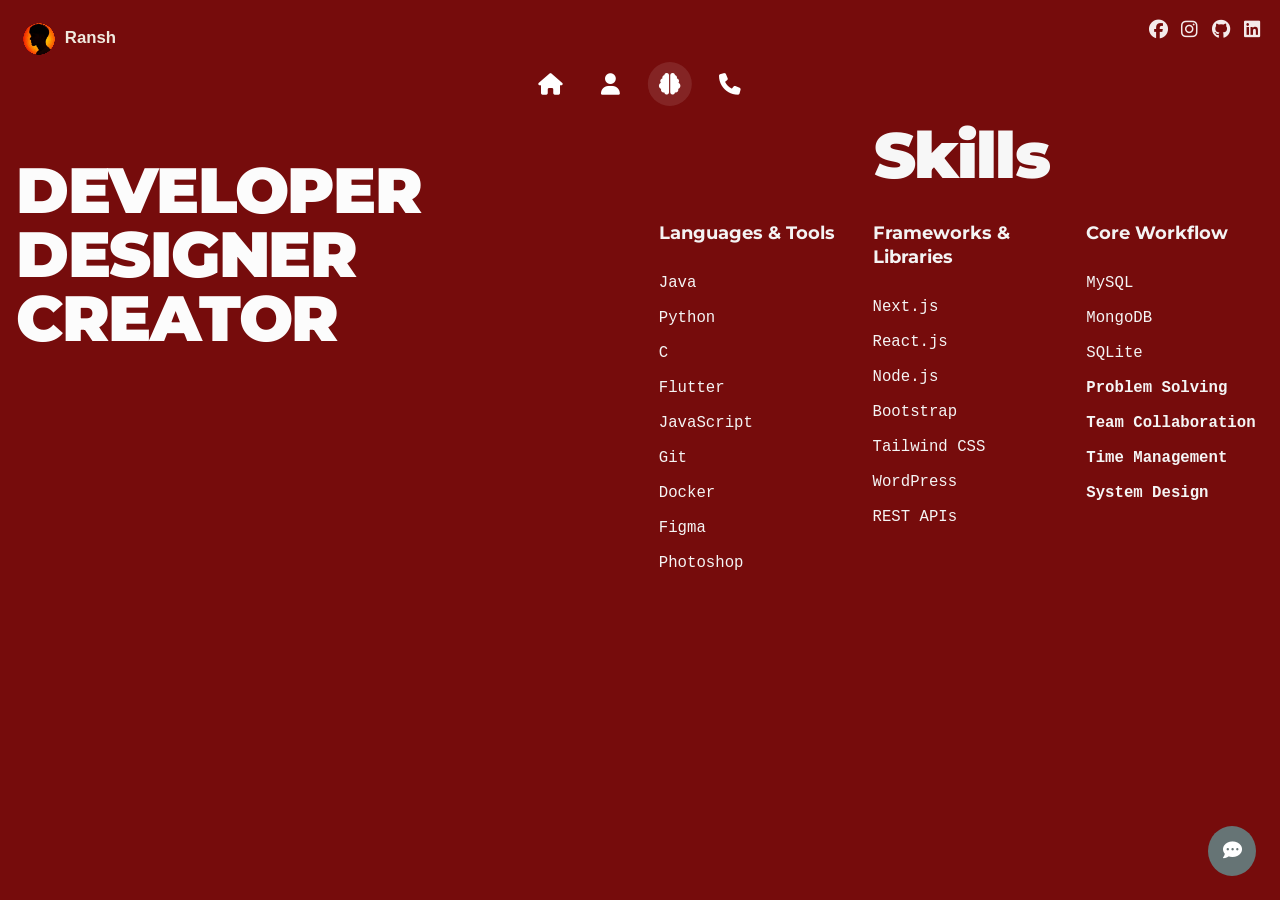
<file: skills.html>
<!doctype html>
<html lang="en">
  <head>
    <meta charset="UTF-8" />
    <meta name="viewport" content="width=device-width, initial-scale=1.0" />
    <title>Skills - Ransh Portfolio</title>
    <link
      rel="stylesheet"
      href="https://cdnjs.cloudflare.com/ajax/libs/font-awesome/6.4.0/css/all.min.css"
    />
    <link rel="stylesheet" href="css/global.css" />
    <link rel="stylesheet" href="css/skills.css" />
    <link
      href="https://fonts.googleapis.com/css2?family=Montserrat:wght@700;900&display=swap"
      rel="stylesheet"
    />
  </head>
  <body class="page-dark">
    <div class="brand-floating">
      <img
        class="brand-floating-mark"
        src="image/ransh-logo.png"
        alt=""
        aria-hidden="true"
      />
      <span>Ransh</span>
    </div>

    <nav class="icon-nav">
      <ul class="nav-links">
        <li>
          <a href="index.html" aria-label="Home"
            ><i class="fas fa-home"></i><span>Home</span></a
          >
        </li>
        <li>
          <a href="resume.html" aria-label="Resume"
            ><i class="fas fa-user"></i><span>Resume</span></a
          >
        </li>
        <li>
          <a href="skills.html" aria-label="Skills" class="active"
            ><i class="fas fa-brain"></i><span>Skills</span></a
          >
        </li>
        <li>
          <a href="contact.html" aria-label="Contact"
            ><i class="fas fa-phone"></i><span>Contact</span></a
          >
        </li>
      </ul>
    </nav>

    <div class="social-icons">
      <a
        href="https://www.facebook.com/aadarsha.karki.100236"
        target="_blank"
        rel="noopener noreferrer"
        aria-label="Facebook"
        ><i class="fab fa-facebook"></i
      ></a>
      <a
        href="https://www.instagram.com/ransh_xettri777/"
        target="_blank"
        rel="noopener noreferrer"
        aria-label="Instagram"
        ><i class="fab fa-instagram"></i
      ></a>
      <a
        href="https://github.com/Ranshchettri"
        target="_blank"
        rel="noopener noreferrer"
        aria-label="GitHub"
        ><i class="fab fa-github"></i
      ></a>
      <a
        href="https://www.linkedin.com/in/ransh-chettri-852386315"
        target="_blank"
        rel="noopener noreferrer"
        aria-label="LinkedIn"
        ><i class="fab fa-linkedin"></i
      ></a>
    </div>

    <main class="skills-page-main">
      <section class="skills-layout">
        <div class="skills-word-stack">
          <span>DEVELOPER</span>
          <span>DESIGNER</span>
          <span>CREATOR</span>
        </div>

        <div class="skills-side">
          <h1 class="skills-title">Skills</h1>

          <div class="skills-columns">
            <article class="skills-column">
              <h2>Languages &amp; Tools</h2>
              <ul>
                <li>Java</li>
                <li>Python</li>
                <li>C</li>
                <li>Flutter</li>
                <li>JavaScript</li>
                <li>Git</li>
                <li>Docker</li>
                <li>Figma</li>
                <li>Photoshop</li>
              </ul>
            </article>

            <article class="skills-column">
              <h2>Frameworks &amp; Libraries</h2>
              <ul>
                <li>Next.js</li>
                <li>React.js</li>
                <li>Node.js</li>
                <li>Bootstrap</li>
                <li>Tailwind CSS</li>
                <li>WordPress</li>
                <li>REST APIs</li>
              </ul>
            </article>

            <article class="skills-column">
              <h2>Core Workflow</h2>
              <ul>
                <li>MySQL</li>
                <li>MongoDB</li>
                <li>SQLite</li>
                <b>
                  <li>Problem Solving</li>
                  <li>Team Collaboration</li>
                  <li>Time Management</li>
                  <li>System Design</li>
                </b>
              </ul>
            </article>
          </div>
        </div>
      </section>
    </main>

    <div id="chatbot"><i class="fa-solid fa-comment-dots"></i></div>
    <div id="chatbox">
      <button id="chatbox-close">X</button>
      <div class="chat-message bot">
        Hello! How can I assist you today? Choose a question below or type your
        own!
      </div>
      <div class="chat-questions" id="chat-questions"></div>
      <div id="chat-messages"></div>
      <div class="chat-input-area">
        <input
          class="chat-input"
          type="text"
          placeholder="Ask me anything..."
          id="chat-input"
        />
        <button
          class="chat-btn"
          onclick="sendChatMessage()"
          aria-label="Send message"
        >
          <i class="fa-solid fa-paper-plane"></i>
        </button>
      </div>
    </div>

    <script src="js/script.js"></script>
  </body>
</html>
</file>
<file: css/global.css>
/* Basic Reset */
* {
  margin: 0;
  padding: 0;
  box-sizing: border-box;
}

body {
  font-family: "Poppins", sans-serif;
  line-height: 1.6;
  background: #fff;
  color: #333;
  transition:
    background-color 0.56s ease,
    color 0.56s ease;
}

body::after {
  content: "";
  position: fixed;
  inset: 0;
  opacity: 0;
  pointer-events: none;
  transition: opacity 0.56s ease;
  z-index: 1400;
}

body.page-dark::after {
  background: #090807;
}

body.page-light::after {
  background: #f4f3ef;
}

body main,
body nav,
body .brand-floating,
body .social-floating,
body .social-icons,
body #chatbot,
body #chatbox {
  transition:
    transform 0.56s cubic-bezier(0.16, 1, 0.3, 1),
    opacity 0.56s ease,
    filter 0.56s ease;
}

body.page-transitioning {
  overflow: hidden;
}

body.page-transitioning::after {
  opacity: 0;
}

/* Shell elements (fade transitions) */
body nav,
body .brand-floating,
body .social-floating,
body .social-icons,
body #chatbot,
body #chatbox {
  transition: opacity 0.5s ease, filter 0.5s ease;
}

body.page-transitioning nav,
body.page-transitioning .brand-floating,
body.page-transitioning .social-floating,
body.page-transitioning .social-icons,
body.page-transitioning #chatbot,
body.page-transitioning #chatbox {
  opacity: 0;
  filter: blur(2px);
}

body.page-pre-enter nav,
body.page-pre-enter .brand-floating,
body.page-pre-enter .social-floating,
body.page-pre-enter .social-icons,
body.page-pre-enter #chatbot,
body.page-pre-enter #chatbox {
  opacity: 0;
  filter: blur(2px);
}

body.page-enter-active nav,
body.page-enter-active .brand-floating,
body.page-enter-active .social-floating,
body.page-enter-active .social-icons,
body.page-enter-active #chatbot,
body.page-enter-active #chatbox {
  opacity: 1;
  filter: blur(0);
}

/* Main page content (Card Stack transition) */
body main {
  transition: transform 0.52s cubic-bezier(0.32, 0.94, 0.6, 1), opacity 0.52s ease;
  transform-origin: center top;
  backface-visibility: hidden;
}

/* FORWARD TRANSITION (Down Scroll)
   - Exit: Current page main scales down, slides up slightly, and fades.
   - Entry: New page main slides up from off-screen bottom. */
body.page-transition-forward main {
  transform: scale(0.92) translateY(-40px);
  opacity: 0.45;
}

body.page-pre-enter-next main {
  transform: translateY(100vh);
  opacity: 1;
}

/* BACKWARD TRANSITION (Up Scroll)
   - Exit: Current page main slides down off-screen.
   - Entry: New page main starts scaled down, and scales up to 1. */
body.page-transition-backward main {
  transform: translateY(100vh);
  opacity: 1;
}

body.page-pre-enter-prev main {
  transform: scale(0.92) translateY(-40px);
  opacity: 0.45;
}

/* Active enter state: all main restore to normal */
body.page-enter-active main {
  opacity: 1;
  transform: scale(1) translateY(0);
}

/* Accessibility: Focus styles */
a:focus,
button:focus,
input:focus,
textarea:focus {
  outline: 2px solid #ff7c48;
  outline-offset: 2px;
}

img:focus {
  outline: 2px solid #ff7c48;
}

/* Accessibility: Reduced motion */
@media (prefers-reduced-motion: reduce) {
  *,
  *::before,
  *::after {
    animation-duration: 0.01ms !important;
    animation-iteration-count: 1 !important;
    transition-duration: 0.01ms !important;
  }
}

.portfolio-loader {
  position: fixed;
  inset: 0;
  z-index: 3000;
  display: grid;
  place-items: center;
  background:
    radial-gradient(
      circle at 22% 18%,
      rgba(255, 124, 72, 0.2),
      transparent 32%
    ),
    radial-gradient(
      circle at 82% 74%,
      rgba(0, 196, 180, 0.16),
      transparent 35%
    ),
    #030303;
  color: #e9f3ee;
  overflow: hidden;
  transition:
    opacity 0.86s ease,
    visibility 0.86s ease;
  padding: max(1.25rem, env(safe-area-inset-top))
    max(1.25rem, env(safe-area-inset-right))
    max(1.25rem, env(safe-area-inset-bottom))
    max(1.25rem, env(safe-area-inset-left));
}

.portfolio-loader::before,
.portfolio-loader::after {
  content: "";
  position: absolute;
  inset: 0;
  pointer-events: none;
}

.portfolio-loader::before {
  z-index: 1;
  background:
    linear-gradient(90deg, rgba(255, 255, 255, 0.04) 1px, transparent 1px),
    linear-gradient(0deg, rgba(255, 255, 255, 0.035) 1px, transparent 1px);
  background-size: 88px 88px;
  mask-image: radial-gradient(circle at center, #000 0%, transparent 74%);
  opacity: 0.34;
}

.portfolio-loader::after {
  z-index: 2;
  background:
    radial-gradient(
      circle at 50% 48%,
      transparent 0 32%,
      rgba(3, 3, 3, 0.18) 58%,
      rgba(3, 3, 3, 0.72) 100%
    ),
    linear-gradient(180deg, rgba(3, 3, 3, 0.22), rgba(3, 3, 3, 0.68));
}

.portfolio-loader-canvas {
  position: absolute;
  inset: 0;
  z-index: 0;
  width: 100%;
  height: 100%;
  display: block;
}

.portfolio-loader.is-hidden {
  opacity: 0;
  visibility: hidden;
  pointer-events: none;
}

.portfolio-loader-brand {
  position: relative;
  z-index: 3;
  display: inline-flex;
  align-items: center;
  justify-content: center;
  gap: clamp(0.85rem, 2.2vw, 1.6rem);
  max-width: min(94vw, 1180px);
  transform: translate(46vw, -6vh) skewX(-3deg);
  opacity: 0;
  animation: portfolioLoaderTitleIn 1.35s cubic-bezier(0.16, 1, 0.3, 1) 0.2s
    forwards;
}

.portfolio-loader-logo {
  width: clamp(3.3rem, 8.8vw, 7.5rem);
  height: clamp(3.3rem, 8.8vw, 7.5rem);
  border-radius: 50%;
  object-fit: cover;
  object-position: center;
  flex: 0 0 auto;
  border: 1px solid rgba(255, 255, 255, 0.18);
  box-shadow: 0 18px 54px rgba(255, 103, 18, 0.22);
  filter: drop-shadow(0 16px 34px rgba(0, 0, 0, 0.42));
  transform: skewX(3deg);
}

.portfolio-loader-title {
  font-family: "Kalam", "Segoe Print", "Comic Sans MS", cursive;
  font-size: clamp(4.4rem, 12.6vw, 10.6rem);
  font-weight: 700;
  line-height: 0.86;
  letter-spacing: 0;
  color: rgba(226, 239, 235, 0.9);
  text-shadow:
    0 0 28px rgba(0, 196, 180, 0.24),
    0 16px 44px rgba(0, 0, 0, 0.44);
  white-space: nowrap;
}

.portfolio-loader-status {
  position: absolute;
  z-index: 3;
  left: 50%;
  top: 79%;
  width: min(260px, 48vw);
  transform: translateX(-50%);
  display: grid;
  justify-items: center;
  gap: 0.72rem;
  opacity: 0;
  animation: portfolioLoaderStatusIn 0.55s ease 1.05s forwards;
}

.portfolio-loader-line {
  position: relative;
  width: 100%;
  height: 3px;
  overflow: hidden;
  background: rgba(255, 255, 255, 0.12);
  border-radius: 999px;
  box-shadow: 0 0 26px rgba(0, 196, 180, 0.18);
}

.portfolio-loader-line::after {
  content: "";
  position: absolute;
  inset: 0;
  width: 100%;
  background: linear-gradient(90deg, #00c4b4, #edf6f2, #ff7c48);
  transform: scaleX(0);
  transform-origin: left center;
  transition: transform 0.24s ease;
}

.portfolio-loader-status span {
  color: rgba(232, 244, 239, 0.86);
  font-size: 0.6rem;
  font-weight: 700;
  letter-spacing: 0.02em;
}

.portfolio-loader-percent {
  font: inherit;
  color: #fff;
}

#custom-cursor {
  position: fixed;
  left: 0;
  top: 0;
  z-index: 4;
  width: 18px;
  height: 18px;
  border: 1px solid rgba(237, 246, 242, 0.9);
  border-radius: 50%;
  pointer-events: none;
  opacity: 0;
  transform: translate3d(-50%, -50%, 0);
  box-shadow:
    0 0 18px rgba(0, 196, 180, 0.45),
    inset 0 0 10px rgba(255, 255, 255, 0.16);
  transition: opacity 0.18s ease;
}

body.portfolio-loading #custom-cursor {
  opacity: 1;
}

body.portfolio-loading {
  overflow: hidden;
}

@keyframes portfolioLoaderTitleIn {
  0% {
    opacity: 0;
    transform: translate(46vw, -6vh) skewX(-3deg);
  }

  100% {
    opacity: 1;
    transform: translate(0, -6vh) skewX(-3deg);
  }
}

@keyframes portfolioLoaderStatusIn {
  to {
    opacity: 1;
  }
}

@media (max-width: 768px) {
  .portfolio-loader {
    place-items: center;
  }

  .portfolio-loader-brand {
    max-width: 100%;
    transform: translate(52vw, -8vh) skewX(-3deg);
  }

  .portfolio-loader-title {
    font-size: clamp(3.45rem, 18vw, 6.9rem);
    line-height: 0.88;
    text-align: center;
  }

  .portfolio-loader-status {
    top: 76%;
    width: min(230px, 62vw);
  }

  @keyframes portfolioLoaderTitleIn {
    0% {
      opacity: 0;
      transform: translate(52vw, -8vh) skewX(-3deg);
    }

    100% {
      opacity: 1;
      transform: translate(0, -8vh) skewX(-3deg);
    }
  }
}

@media (hover: none), (pointer: coarse) {
  #custom-cursor {
    display: none;
  }
}

@media (max-width: 420px) {
  .portfolio-loader-title {
    font-size: clamp(3rem, 17vw, 4.7rem);
  }

  .portfolio-loader-logo {
    width: clamp(2.55rem, 14vw, 3.65rem);
    height: clamp(2.55rem, 14vw, 3.65rem);
  }

  .portfolio-loader-status {
    top: 75%;
    width: min(210px, 68vw);
  }
}

a {
  text-decoration: none;
  color: inherit;
}

ul {
  list-style: none;
}

/* Floating brand (top-left) — make it plain text (no pill/ellipse) */
.brand-floating {
  position: absolute;
  top: 1.25rem;
  left: 1.25rem;
  z-index: 1100;
  display: inline-flex;
  align-items: center;
  gap: 0.45rem;
  padding: 0; /* no pill */
  border-radius: 0;
  background: transparent; /* remove background */
  border: none;
  backdrop-filter: none;
  -webkit-backdrop-filter: none;
  box-shadow: none;
  color: #fff;
  font-weight: 700;
  font-size: 1.05rem;
  pointer-events: auto;
}

.brand-floating-mark {
  width: 2.35rem;
  height: 2.35rem;
  border-radius: 50%;
  object-fit: cover;
  object-position: center center;
  display: block;
  clip-path: circle(50% at 50% 50%);
  -webkit-mask-image: radial-gradient(
    circle at center,
    #000 58%,
    transparent 59%
  );
  mask-image: radial-gradient(circle at center, #000 58%, transparent 59%);
  flex: 0 0 auto;
  filter: drop-shadow(0 8px 16px rgba(0, 0, 0, 0.28));
}

.brand-floating span {
  line-height: 1;
}

/* Hide any .brand that lives inside <nav> (avoids duplicate logo) */
nav .brand {
  display: none;
}

/* social icons container — transparent, icon-only */
.social-floating,
nav .social-icons {
  position: absolute;
  top: 1rem; /* was 1.25rem, now higher */
  right: 1.25rem;
  z-index: 1100;
  display: flex;
  gap: 0.4rem;
  align-items: center;
  padding: 0; /* remove pill */
  background: transparent;
  border: none;
}

/* icon buttons — pure icons, subtle circular hover */
.social-floating a,
nav .social-icons a {
  display: inline-flex;
  align-items: center;
  justify-content: center;
  width: 36px;
  height: 36px;
  border-radius: 50%;
  color: rgba(255, 255, 255, 0.95);
  background: transparent; /* no filled circle by default */
  font-size: 16px;
  transition:
    background 0.15s,
    color 0.15s,
    transform 0.12s;
}
.social-floating a:hover,
nav .social-icons a:hover {
  background: rgba(255, 255, 255, 0.06); /* subtle hover ring */
  color: #00c4b4;
  transform: translateY(-2px);
}
/* Slim, single-row nav */
nav {
  position: fixed;
  top: 3.5rem;
  left: 50%;
  transform: translateX(-50%);
  z-index: 1050;
  background: transparent;
  backdrop-filter: none;
  -webkit-backdrop-filter: none;
  border: none;
  display: flex;
  align-items: center;
  gap: 1.25rem;
  min-height: 48px;
  padding: 0.2rem 1.2rem;
  border-radius: 999px;
  box-shadow: none;
  overflow-x: visible;
  transition: max-width 0.45s cubic-bezier(0.34, 1.56, 0.64, 1), 
              padding 0.45s ease, 
              border-radius 0.45s ease, 
              background-color 0.45s ease;
  max-width: 400px;
  width: 100%;
}

/* nav links: single row, scrollable if overflow */
nav ul.nav-links {
  display: flex !important;
  flex-wrap: nowrap !important;
  overflow-x: visible !important;
  white-space: nowrap;
  gap: 1rem;
  width: 100%;
  justify-content: center;
  padding: 0.2rem 0;
  scrollbar-width: none;
  transition: gap 0.45s cubic-bezier(0.34, 1.56, 0.64, 1);
}
nav ul.nav-links::-webkit-scrollbar {
  display: none;
}
nav ul.nav-links li {
  flex: 0 0 auto;
  transition: transform 0.45s cubic-bezier(0.34, 1.56, 0.64, 1), opacity 0.35s ease;
}

/* nav link style: slim */
nav ul.nav-links li a {
  color: #fff;
  font-size: 1.35rem;
  width: 44px;
  height: 44px;
  display: inline-flex;
  align-items: center;
  justify-content: center;
  border-radius: 50%;
  transition: color 0.2s, background 0.2s, opacity 0.2s;
  position: relative;
  opacity: 1;
}

/* brand (left) */
nav .brand {
  display: none;
}

nav ul.nav-links li a:hover,
nav ul.nav-links li a.active {
  background: rgba(255, 255, 255, 0.1);
  opacity: 1;
}
nav ul.nav-links li a span {
  position: absolute;
  top: 100%;
  left: 50%;
  transform: translateX(-50%);
  background: transparent;
  color: #000;
  padding: 0.2rem 0.5rem;
  border-radius: 4px;
  font-size: 1rem;
  white-space: nowrap;
  opacity: 0;
  visibility: hidden;
  transition: opacity 0.2s, visibility 0.2s;
  pointer-events: none;
}
.icon-nav nav ul.nav-links li a span {
  color: #fff;
}
.black-icons nav ul.nav-links li a span {
  color: #000;
}
nav ul.nav-links li a:hover span {
  opacity: 1;
  visibility: visible;
}

/* Black icons for other pages */
.black-icons {
  background: transparent;
  border: none;
}
.black-icons ul.nav-links li a {
  color: #000;
  opacity: 1;
}
.black-icons ul.nav-links li a:hover,
.black-icons ul.nav-links li a.active {
  background: rgba(0, 0, 0, 0.08);
  opacity: 1;
}

/* Collapsed scrolling state */
nav.scrolling-active {
  max-width: 48px;
  padding: 1px;
  border-radius: 50%;
  background: transparent;
  border: none;
}
nav.scrolling-active.black-icons {
  background: transparent;
  border: none;
}
nav.scrolling-active ul.nav-links {
  gap: 0 !important;
}

/* Stacking transformations based on active index */
nav.scrolling-active[data-active="1"] ul.nav-links li:nth-child(2) { transform: translateX(-60px); opacity: 0; pointer-events: none; }
nav.scrolling-active[data-active="1"] ul.nav-links li:nth-child(3) { transform: translateX(-120px); opacity: 0; pointer-events: none; }
nav.scrolling-active[data-active="1"] ul.nav-links li:nth-child(4) { transform: translateX(-180px); opacity: 0; pointer-events: none; }

nav.scrolling-active[data-active="2"] ul.nav-links li:nth-child(1) { transform: translateX(60px); opacity: 0; pointer-events: none; }
nav.scrolling-active[data-active="2"] ul.nav-links li:nth-child(3) { transform: translateX(-60px); opacity: 0; pointer-events: none; }
nav.scrolling-active[data-active="2"] ul.nav-links li:nth-child(4) { transform: translateX(-120px); opacity: 0; pointer-events: none; }

nav.scrolling-active[data-active="3"] ul.nav-links li:nth-child(1) { transform: translateX(120px); opacity: 0; pointer-events: none; }
nav.scrolling-active[data-active="3"] ul.nav-links li:nth-child(2) { transform: translateX(60px); opacity: 0; pointer-events: none; }
nav.scrolling-active[data-active="3"] ul.nav-links li:nth-child(4) { transform: translateX(-60px); opacity: 0; pointer-events: none; }

nav.scrolling-active[data-active="4"] ul.nav-links li:nth-child(1) { transform: translateX(180px); opacity: 0; pointer-events: none; }
nav.scrolling-active[data-active="4"] ul.nav-links li:nth-child(2) { transform: translateX(120px); opacity: 0; pointer-events: none; }
nav.scrolling-active[data-active="4"] ul.nav-links li:nth-child(3) { transform: translateX(60px); opacity: 0; pointer-events: none; }

nav.scrolling-active ul.nav-links li a span {
  opacity: 0 !important;
  visibility: hidden !important;
}

/* right side social icons */
nav .social-icons {
  display: flex;
  gap: 0.6rem;
  align-items: center;
  margin-left: 0.5rem;
}
nav .social-icons a {
  color: rgba(255, 255, 255, 0.95);
  font-size: 1rem;
  padding: 0.35rem;
  border-radius: 50%;
  transition:
    background 0.2s,
    color 0.2s;
}
nav .social-icons a:hover {
  background: rgba(255, 255, 255, 0.04);
  color: #00c4b4;
}

/* Chatbot */
#chatbot {
  position: fixed;
  bottom: 1.5rem;
  right: 1.5rem;
  background-color: #667475;
  padding: 0.6rem 0.9rem;
  border-radius: 50%;
  color: white;
  cursor: pointer;
  font-size: 1.2rem;
  z-index: 999;
}

#chatbox {
  display: none;
  position: fixed;
  bottom: 4.5rem;
  right: 1.5rem;
  width: 90%;
  max-width: 300px;
  height: 400px;
  background-color: #fff;
  border: 2px solid #1a2526;
  border-radius: 8px;
  box-shadow: 0 2px 10px rgba(0, 0, 0, 0.2);
  padding: 10px;
  overflow-y: auto;
  z-index: 1000;
  background: rgba(255, 255, 255, 0.18);
  backdrop-filter: blur(18px) saturate(180%);
  -webkit-backdrop-filter: blur(18px) saturate(180%);
  border: none !important;
  box-shadow: 0 8px 32px 0 rgba(31, 38, 135, 0.18);
  border-radius: 18px;
  scrollbar-width: none;
  -ms-overflow-style: none;
}

#chatbox::-webkit-scrollbar {
  width: 0;
  height: 0;
  display: none;
}

#chatbox-close {
  position: absolute;
  top: 10px;
  left: 10px;
  background: #ff4d4d;
  color: #fff;
  border: none;
  border-radius: 50%;
  width: 20px;
  height: 20px;
  display: flex;
  align-items: center;
  justify-content: center;
  cursor: pointer;
  font-size: 12px;
}

#chatbox-close:hover {
  background: #cc0000;
}

.chat-message {
  padding: 8px;
  margin: 5px 0;
  background-color: #f1f1f1;
  border-radius: 5px;
  font-size: 0.9rem;
  white-space: pre-line;
}

.chat-message.bot {
  background: #5555556f !important; /* solid gray */
  color: #fff !important;
  border-radius: 12px;
  text-align: left;
  box-shadow: 0 2px 8px rgba(0, 0, 0, 0.08);
  backdrop-filter: none !important;
  -webkit-backdrop-filter: none !important;
}

.chat-message.user {
  background: #0c7dee !important; /* solid dark */
  color: #fff !important;
  border-radius: 12px;
  text-align: left;
  box-shadow: 0 2px 8px rgba(0, 0, 0, 0.08);
  backdrop-filter: none !important;
  -webkit-backdrop-filter: none !important;
}

.chat-action-link {
  display: inline-flex;
  align-items: center;
  justify-content: center;
  margin-top: 0.45rem;
  margin-right: 0.35rem;
  padding: 0.5rem 0.7rem;
  border-radius: 10px;
  background: #ff7c48;
  color: #fff !important;
  font-size: 0.84rem;
  font-weight: 700;
}

/* Chatbot Question Buttons: wider, two-column grid */
.chat-questions {
  margin: 10px 0;
  display: grid;
  grid-template-columns: 1fr 1fr;
  gap: 10px;
}

.chat-question-btn {
  border: none !important;
  background: rgba(255, 255, 255, 0.22);
  backdrop-filter: blur(10px);
  -webkit-backdrop-filter: blur(10px);
  color: #222;
  font-weight: 500;
  border-radius: 14px;
  box-shadow: 0 2px 8px rgba(31, 38, 135, 0.04);
  margin-bottom: 0.2rem;
  transition: background 0.2s;
  font-size: 1rem;
  padding: 0.7rem 0.5rem;
  width: 100%;
  text-align: center;
  min-width: 0;
  white-space: normal;
}

/* Input and Send button area: horizontal, attached look */
.chat-input-area {
  display: flex;
  gap: 0;
  align-items: stretch;
  margin-top: 0.5rem;
  background: rgba(255, 255, 255, 0.18);
  border-radius: 12px;
  overflow: hidden;
  box-shadow: 0 2px 8px rgba(31, 38, 135, 0.04);
  padding: 0;
}

.chat-input {
  border: none;
  background: transparent;
  padding: 0.7rem 1rem;
  font-size: 1rem;
  color: #222;
  flex: 1;
  outline: none;
  border-radius: 0;
}

.chat-btn {
  background: #0c0c0c !important;
  color: #f8f6f6 !important;
  border: none;
  border-radius: 0 12px 12px 0;
  min-width: 56px;
  width: 56px;
  height: 48px;
  padding: 0;
  font-size: 1rem;
  font-weight: 600;
  cursor: pointer;
  transition:
    background 0.2s,
    color 0.2s;
  box-shadow: none;
  display: flex;
  align-items: center;
  justify-content: center;
}

.chat-btn i {
  font-size: 1rem;
  transform: translateX(1px);
}

.span-full {
  grid-column: 1 / -1;
}

/* Footer */
/* footer {
  background: rgba(255, 255, 255, 0.22);
  border: 2px solid rgba(255, 255, 255, 0.45);
  backdrop-filter: blur(18px) saturate(180%);
  -webkit-backdrop-filter: blur(18px) saturate(180%);
  color: #181818;
  text-align: center;
  padding: 2rem 1rem 1.5rem 1rem;
  margin: 0 auto;
  width: 100%;
  box-shadow: 0 8px 32px 0 rgba(31, 38, 135, 0.08);
  border: none;
  position: relative;
  z-index: 2;
}

footer p {
  font-size: 0.9rem;
} */

/* Mobile Responsiveness */
@media (max-width: 768px) {
  nav {
    min-height: 40px;
    padding: 0.1rem 0.3rem;
    width: 99vw;
    max-width: 99vw;
  }
  nav ul.nav-links {
    gap: 0.2rem;
    font-size: 0.98rem;
    padding: 0.1rem 0;
    margin-left: 1.2rem;
    margin-right: 1.2rem;
  }

  #chatbot {
    bottom: 1rem;
    right: 1rem;
  }

  #chatbox {
    bottom: 3.5rem;
    right: 1rem;
    width: 90%;
    max-height: 50vh;
  }
}

.brand-floating {
  position: fixed;
}

body.page-dark .brand-floating {
  color: #f0eadf !important;
}

body.page-light .brand-floating {
  color: rgb(27, 26, 26) !important;
}

.social-floating,
.social-icons {
  position: fixed !important;
  top: 1rem !important;
  right: 1.3rem !important;
  z-index: 1200 !important;
  display: flex !important;
  align-items: center !important;
  gap: 0.75rem !important;
  padding: 0 !important;
  background: transparent !important;
  border-radius: 0 !important;
}

.social-floating a,
.social-icons a {
  width: auto !important;
  height: auto !important;
  padding: 0 !important;
  border-radius: 0 !important;
  background: transparent !important;
  font-size: 0.82rem !important;
  transform: none !important;
}

body.page-dark .social-floating a,
body.page-dark .social-icons a {
  color: rgba(255, 255, 255, 0.92) !important;
}

body.page-light .social-icons a {
  color: rgba(19, 19, 19, 0.92) !important;
}

.social-floating a:hover,
.social-icons a:hover {
  color: #ff7c48 !important;
}

.home-main,
.skills,
.projects,
.resume,
.contact {
  padding-top: 6.5rem !important; /* adjust if needed */
}

/* Final nav + social overrides */
.icon-nav {
  position: fixed !important;
  top: 3.5rem !important;
  left: 50% !important;
  transform: translateX(-50%) !important;
  z-index: 1200 !important;
  width: max-content !important;
  max-width: calc(100vw - 1rem) !important;
}

.icon-nav .nav-links {
  overflow: visible !important;
  overflow-x: visible !important;
  flex-wrap: nowrap !important;
  width: auto !important;
  margin-left: 0 !important;
  margin-right: 0 !important;
  justify-content: center !important;
}

.icon-nav .nav-links li a {
  position: relative !important;
}

.icon-nav .nav-links li a span {
  top: calc(100% + 0.24rem) !important;
  left: 50% !important;
  transform: translateX(-50%) !important;
  font-size: 0.8rem !important;
  font-weight: 600 !important;
  letter-spacing: 0.03em;
  opacity: 0;
  visibility: hidden;
  pointer-events: none;
}

.icon-nav .nav-links li a:hover span,
.icon-nav .nav-links li a:focus-visible span {
  opacity: 1 !important;
  visibility: visible !important;
}

body.page-dark .icon-nav .nav-links li a span {
  color: #f3ede1 !important;
}

body.page-light .icon-nav .nav-links li a span {
  color: #141414 !important;
}

.social-floating,
.social-icons {
  top: 0.95rem !important;
  right: 1.2rem !important;
  gap: 0.86rem !important;
}

.social-floating a,
.social-icons a {
  font-size: 1.18rem !important;
}
</file>
<file: css/loading.css>
@import url("https://fonts.googleapis.com/css2?family=Space+Mono:wght@400;700&family=Syne:wght@700;800&display=swap");

body.loading-page-active {
  background: #000;
  overflow: hidden;
  width: 100vw;
  height: 100dvh;
}

.shader-loading,
.shader-loading *,
.shader-loading *::before,
.shader-loading *::after {
  box-sizing: border-box;
}

.shader-loading {
  position: fixed;
  inset: 0;
  z-index: 5000;
  background: #000;
  overflow: hidden;
  font-family: "Space Mono", monospace;
  opacity: 1;
  visibility: visible;
  transition:
    opacity 1.45s ease,
    visibility 1.45s ease;
}

.shader-loading.hide {
  opacity: 0;
  visibility: hidden;
  pointer-events: none;
}

#gl-canvas {
  position: fixed;
  inset: 0;
  display: block;
  width: 100vw;
  height: 100dvh;
  z-index: 0;
}

.shader-loading .corner,
.shader-loading .cross {
  display: none !important;
}

.corner {
  position: fixed;
  z-index: 5;
  font-size: 10px;
  color: rgba(255, 255, 255, 0.22);
  letter-spacing: 0.18em;
  text-transform: uppercase;
}

.corner.tl {
  top: 22px;
  left: 26px;
}

.corner.tr {
  top: 22px;
  right: 26px;
  text-align: right;
}

.corner.bl {
  bottom: 22px;
  left: 26px;
}

.corner.br {
  bottom: 22px;
  right: 26px;
  text-align: right;
}

.cross {
  position: fixed;
  z-index: 5;
  width: 18px;
  height: 18px;
  opacity: 0.22;
}

.cross.tl {
  top: 16px;
  left: 16px;
}

.cross.tr {
  top: 16px;
  right: 16px;
  transform: scaleX(-1);
}

.cross.bl {
  bottom: 16px;
  left: 16px;
  transform: scaleY(-1);
}

.cross.br {
  bottom: 16px;
  right: 16px;
  transform: scale(-1);
}

.overlay {
  position: fixed;
  inset: 0;
  z-index: 4;
  display: flex;
  flex-direction: column;
  align-items: center;
  justify-content: center;
  padding: 0;
  pointer-events: none;
}

.loader-title {
  font-family: "Kalam", cursive;
  font-size: clamp(4.8rem, 14vw, 8.8rem);
  font-weight: 700;
  color: #ffffff;
  letter-spacing: -0.03em;
  line-height: 0.98;
  text-align: center;
  white-space: nowrap;
}
.loader-title.erase {
  filter: url(#dissolve);
}

.loader-flip-container {
  perspective: 1000px;
  display: flex;
  justify-content: center;
  align-items: center;
  width: 100%;
  height: 200px;
  z-index: 5;
}

.loader-flip-card {
  width: 320px;
  max-width: 90vw;
  height: 120px;
  position: relative;
  transform-style: preserve-3d;
  transition: transform 0.8s cubic-bezier(0.34, 1.56, 0.64, 1);
}

.loader-flip-card.flipped {
  transform: rotateX(180deg);
}

.loader-flip-front,
.loader-flip-back {
  position: absolute;
  inset: 0;
  width: 100%;
  height: 100%;
  backface-visibility: hidden;
  -webkit-backface-visibility: hidden;
  display: flex;
  flex-direction: column;
  justify-content: center;
  align-items: center;
}

.loader-flip-front {
  z-index: 2;
  transform: rotateX(0deg);
  gap: 16px;
}

.loader-flip-back {
  transform: rotateX(180deg) translateY(25px);
}

.box-loader-row {
  display: flex;
  gap: 8px;
  justify-content: center;
  width: 100%;
}
.loader-box {
  width: 22px;
  height: 22px;
  background: rgba(255, 255, 255, 0.08);
  border-radius: 4px;
  transition: background 0.12s ease, box-shadow 0.2s ease;
}
.loader-box.active {
  background: #ffffff;
  box-shadow: 0 0 10px rgba(255, 255, 255, 0.5);
}
.box-loader-pct-val {
  font-family: "Space Mono", monospace;
  font-size: 14px;
  color: rgba(255, 255, 255, 0.6);
  margin-top: 4px;
}

@keyframes loaderLine {
  0% {
    transform: translateX(-100%);
  }

  100% {
    transform: translateX(100%);
  }
}

@media (max-width: 640px) {
  .loader-title {
    font-size: clamp(1.8rem, 11vw, 4rem);
    letter-spacing: -0.04em;
  }

  .loader-wrap {
    width: min(220px, 80vw);
    gap: 10px;
    margin-top: 2rem;
  }

  .bar {
    height: 4px;
  }

  .pct-label {
    font-size: 0.95rem;
    letter-spacing: 0;
  }
}

.done-screen {
  position: fixed;
  inset: 0;
  z-index: 10;
  display: flex;
  align-items: center;
  justify-content: center;
  opacity: 0;
  pointer-events: none;
  transition: opacity 0.7s ease;
}

.done-screen.show {
  opacity: 1;
  pointer-events: all;
}

.done-box {
  background: rgba(0, 0, 0, 0.84);
  border: 1px solid rgba(255, 255, 255, 0.13);
  padding: 44px 60px;
  text-align: center;
}

.done-box h2 {
  font-family: "Syne", sans-serif;
  font-size: 2rem;
  font-weight: 800;
  color: #fff;
  text-transform: uppercase;
  margin-bottom: 8px;
}

.done-box p {
  font-size: 9px;
  color: rgba(255, 255, 255, 0.38);
  letter-spacing: 0.2em;
  margin-bottom: 30px;
}

.btn {
  display: inline-block;
  padding: 12px 38px;
  border: 1px solid rgba(255, 255, 255, 0.4);
  color: #fff;
  font-family: "Space Mono", monospace;
  font-size: 9px;
  letter-spacing: 0.2em;
  text-transform: uppercase;
  cursor: pointer;
  background: transparent;
  transition:
    background 0.18s,
    color 0.18s;
  margin: 0 6px;
}

.btn:hover {
  background: #fff;
  color: #000;
}

.btn.primary {
  background: #fff;
  color: #000;
}

.btn.primary:hover {
  background: transparent;
  color: #fff;
}

@keyframes fadeUp {
  from {
    opacity: 0;
    transform: translateY(16px);
  }

  to {
    opacity: 1;
    transform: translateY(0);
  }
}

@media (max-width: 640px) {
  .corner {
    font-size: 8px;
  }

  .corner.tl,
  .corner.bl {
    left: 18px;
  }

  .corner.tr,
  .corner.br {
    right: 18px;
  }

  .subtitle {
    max-width: 86vw;
    line-height: 1.8;
  }

  .done-box {
    width: min(86vw, 360px);
    padding: 36px 24px;
  }

  .btn {
    padding: 11px 22px;
  }
}
</file>
<file: css/home.css>
:root {
  --home-bg: #090807;
  --home-surface: #f0eadf;
  --home-muted: #bcb3a7;
  --home-dark: #2f2b29;
  --home-orange: #ff6b35;
  --home-orange-deep: #ff4f1f;
  --home-lime: #d7ff2d;
}

body {
  min-height: 100vh;
  background: var(--home-bg);
  color: var(--home-surface);
}

.home-page {
  width: min(1260px, calc(100% - 15.4rem));
  margin: 0 auto;
  padding: 7.35rem 0 4rem;
}

/* Stacking Card layout for home page sections */
.stack-card {
  position: sticky;
  top: 6.8rem;
  background: #110e0c;
  border: 1px solid rgba(255, 255, 255, 0.05);
  border-radius: 20px;
  padding: 3rem 2.5rem;
  margin-bottom: 3.5rem;
  box-shadow: 0 -15px 40px rgba(0, 0, 0, 0.55);
  transform-origin: top center;
  transition: transform 0.22s ease-out, opacity 0.22s ease-out, filter 0.22s ease-out;
}

.home-hero {
  display: grid;
  grid-template-columns: 240px minmax(0, 70%);
  gap: 2.4rem;
  justify-content: center;
  align-items: start;
}

.home-left {
  position: sticky;
  top: 6.4rem;
  margin-left: -10px;
}

.home-right {
  min-width: 0;
  width: 100%;
}

.custom-profile-card {
  width: 100%;
  max-width: 290px;
  height: 462px;
  background: linear-gradient(145deg, #e8e7e5 0%, #d5d4d3 100%);
  border-radius: 10px;
  padding: 1.25rem 0.85rem 5.7rem;
  text-align: center;
  box-shadow: 0 20px 38px rgba(0, 0, 0, 0.28);
  display: flex;
  flex-direction: column;
}

.profile-image-container {
  margin-bottom: 1rem;
}

.custom-profile-image {
  width: 142px;
  height: 184px;
  margin: 0 auto;
  border-radius: 10px;
  overflow: hidden;
  background: linear-gradient(145deg, #6f130f 0%, #34090d 100%);
  box-shadow: 0 10px 24px rgba(0, 0, 0, 0.2);
}

.profile-photo {
  width: 100%;
  height: 100%;
  object-fit: cover;
  display: block;
}

.name {
  font-family: "Montserrat", sans-serif;
  font-size: 1.78rem;
  font-weight: 900;
  line-height: 1.02;
  color: #1b1715;
  margin-bottom: 0.62rem;
}

.description {
  font-family: "Courier New", monospace;
  font-size: 0.74rem;
  line-height: 1.62;
  color: #4f4940;
  max-width: 195px;
  height: 3.65rem;
  margin: 0 auto 0.9rem;
  display: flex;
  align-items: flex-start;
  justify-content: center;
  overflow: hidden;
}

.typing-cursor {
  color: #fff;
  font-weight: 700;
  animation: typingCursorBlink 0.82s steps(1) infinite;
}

#typing-desc {
  display: inline-block;
  min-width: 0;
}

.hire-btn {
  border: none;
  border-radius: 999px;
  width: 98px;
  height: 34px;
  background: var(--home-orange);
  color: #fff;
  font-size: 0.78rem;
  font-weight: 700;
  cursor: pointer;
  transition:
    transform 0.18s ease,
    box-shadow 0.18s ease;
  margin: 0 auto;
}

.hire-btn:hover {
  transform: translateY(-2px);
  box-shadow: 0 12px 22px rgba(255, 107, 53, 0.35);
}

.profile-mini-socials {
  width: fit-content;
  display: inline-flex;
  align-items: center;
  justify-content: center;
  gap: 0.75rem;
  margin: auto auto 0;
  padding: 0;
  border: none;
  background: transparent;
  transform: translateY(0.95rem);
}

.profile-mini-social {
  width: 24px;
  height: 24px;
  border: none;
  background: transparent;
  color: #ff7a1a;
  font-size: 1rem;
  display: inline-flex;
  align-items: center;
  justify-content: center;
  cursor: pointer;
  transition:
    transform 0.18s ease,
    color 0.18s ease;
}

.profile-mini-social:hover {
  transform: translateY(-2px);
  color: #ff5722;
}

.title-section {
  margin-bottom: 1.1rem;
}

.title-main,
.title-secondary,
.heading-bright,
.heading-muted,
.about-panel-head h2 {
  font-family: "Montserrat", sans-serif;
  font-weight: 900;
  letter-spacing: -0.03em;
  line-height: 1.0;
}

.title-main {
  font-size: clamp(4.8rem, 7vw, 6.2rem);
  color: #f2ece0;
}

.title-secondary {
  font-size: clamp(4.25rem, 6.25vw, 5.7rem);
  color: #33302e;
  margin-bottom: 0.95rem;
}

.home-lines-desc-wrapper {
  display: block;
}

.home-desc-lines {
  display: none;
}

.home-desc-text {
  max-width: 500px;
  color: #bfb5a8;
  font-size: 0.92rem;
  line-height: 1.55;
  text-align: justify;
  text-justify: inter-word;
}

.stats-section {
  display: grid;
  grid-template-columns: repeat(3, minmax(0, 1fr));
  gap: 1.05rem;
  margin: 1.25rem 0 1.08rem;
}

.stat-item {
  padding-top: 0.2rem;
}

.stat-number {
  font-family: "Montserrat", sans-serif;
  font-size: clamp(3rem, 5.2vw, 4.35rem);
  font-weight: 900;
  line-height: 1;
  color: #fff;
  margin-bottom: 0.32rem;
}

.stat-label {
  color: #8f857a;
  font-size: 0.73rem;
  letter-spacing: 0.14em;
  line-height: 1.28;
  text-transform: uppercase;
}

.cards-section {
  display: grid;
  grid-template-columns: 0.4fr 0.6fr;
  gap: 0.8rem;
}

.skill-card {
  position: relative;
  min-height: 168px;
  border-radius: 10px;
  overflow: hidden;
  padding: 1rem;
  box-shadow: 0 18px 30px rgba(0, 0, 0, 0.22);
}

.skill-card.orange {
  background: linear-gradient(
    135deg,
    var(--home-orange),
    var(--home-orange-deep)
  );
}

.skill-card.green {
  background: linear-gradient(135deg, var(--home-lime), #cbf81f);
}

.skill-card-content {
  position: relative;
  z-index: 2;
  height: 100%;
  display: flex;
  flex-direction: column;
}

.skill-card-pattern {
  position: absolute;
  inset: 0;
  background-repeat: no-repeat;
  background-size: 100% 100%;
  pointer-events: none;
}

.wave-pattern {
  opacity: 0.78;
  background-image: url("data:image/svg+xml,%3Csvg xmlns='http://www.w3.org/2000/svg' viewBox='0 0 320 220'%3E%3Cpath d='M168 7c-24 8-43 24-43 48 0 20-11 34-33 42-28 10-42 29-50 65' fill='none' stroke='rgba(137,72,43,0.38)' stroke-width='3' stroke-linecap='round'/%3E%3Cpath d='M316 148H95' fill='none' stroke='rgba(255,255,255,0.26)' stroke-width='2'/%3E%3Ccircle cx='246' cy='36' r='32' fill='rgba(255,255,255,0.08)'/%3E%3C/svg%3E");
}

.zigzag-pattern {
  opacity: 0.84;
  background-image: url("data:image/svg+xml,%3Csvg xmlns='http://www.w3.org/2000/svg' viewBox='0 0 320 220'%3E%3Cpath d='M0 40 49 0 91 106 147 0 187 106 242 0 285 106 320 40' fill='none' stroke='rgba(131,184,104,0.45)' stroke-width='3'/%3E%3Cpath d='M-10 160 40 116 84 230 138 116 178 230 232 116 274 230 328 156' fill='none' stroke='rgba(131,184,104,0.33)' stroke-width='3'/%3E%3C/svg%3E");
}

.skill-icon {
  width: 42px;
  height: 42px;
  border-radius: 12px;
  display: flex;
  align-items: center;
  justify-content: center;
  background: rgba(255, 255, 255, 0.18);
  color: #fff;
  font-size: 1.15rem;
  margin-bottom: 1.55rem;
}

.dark-icon {
  background: rgba(0, 0, 0, 0.08);
  color: #111;
}

.skill-title {
  font-family: "Montserrat", sans-serif;
  font-size: 2.15rem;
  font-weight: 700;
  line-height: 1.08;
  max-width: 82%;
  color: #1c1713;
}

.orange .skill-title {
  color: #fffefb;
}

.skill-arrow {
  width: 30px;
  height: 30px;
  margin-top: auto;
  margin-left: auto;
  display: inline-flex;
  align-items: center;
  justify-content: center;
  border-radius: 8px;
  border: 1px solid rgba(255, 255, 255, 0.75);
  background: rgba(255, 255, 255, 0.1);
  color: inherit;
  font-size: 0.72rem;
}

.dark-arrow {
  border-color: rgba(19, 17, 15, 0.72);
  color: #0f0f0f;
  background: rgba(255, 255, 255, 0.12);
}

.home-projects,
.home-about {
  width: 100%;
  margin-left: 0;
}

.home-projects {
  padding-top: 1.2rem;
}

.section-heading {
  display: flex;
  flex-direction: column;
  gap: 0;
  margin-bottom: 1.4rem;
}

.heading-bright {
  font-size: clamp(2.8rem, 5vw, 4rem);
  color: #f2ece0;
}

.heading-muted {
  font-size: clamp(2.8rem, 5vw, 4rem);
  color: #2b2624;
}

.project-list {
  display: flex;
  flex-direction: column;
  gap: 1.2rem;
}

.project-row {
  display: grid;
  grid-template-columns: 154px minmax(0, 1fr) auto;
  gap: 1.2rem;
  align-items: center;
  border-radius: 0px !important;
  padding: 1.5rem 0.5rem;
  background: transparent;
  border: none;
  border-bottom: 1px solid rgba(255, 255, 255, 0.06);
  box-shadow: none;
  transition: background-color 0.22s ease, padding 0.22s ease;
}

.project-row:last-child {
  border-bottom: none;
}

.project-row:hover {
  background: rgba(255, 255, 255, 0.02);
  padding-left: 0.8rem;
  padding-right: 0.8rem;
}

.project-row:hover .project-link-icon {
  color: #ff9867;
}

.project-thumb {
  width: 154px;
  min-height: 112px;
  border-radius: 0px !important;
  position: relative;
  overflow: hidden;
  padding: 0.35rem;
  display: flex;
  flex-direction: column;
  justify-content: flex-end;
}

.project-poster {
  background-color: #15110f;
  background-position: center;
  background-repeat: no-repeat;
  background-size: contain;
  box-shadow: 0 10px 24px rgba(0, 0, 0, 0.2);
}

.project-poster::before,
.project-poster::after {
  display: none;
}

.project-poster .thumb-title,
.project-poster .thumb-meta {
  opacity: 0;
  pointer-events: none;
}

.poster-ovs {
  background-image: url("../image/project-banners/generated-ovs-banner.png");
  background-position: center;
}

.poster-mobileverse {
  background-image: url("../image/project-banners/generated-mobileverse-banner.png");
  background-position: center;
}

.poster-portfolio {
  background-image: url("../image/project-banners/generated-portfolio-banner.png");
  background-position: center;
}

.poster-employee {
  background-image: url("../image/project-banners/generated-employee-banner.png");
  background-position: center;
}

.project-thumb::before {
  content: "";
  position: absolute;
  inset: 7px 7px 22px;
  border-radius: 5px;
  border: 1px solid rgba(255, 255, 255, 0.26);
}

.thumb-mobile {
  background: linear-gradient(135deg, #58258f 0%, #8e5dfd 100%);
}

.thumb-voting {
  background: linear-gradient(135deg, #173b74 0%, #3f8cff 100%);
}

.thumb-voting::after {
  content: "";
  position: absolute;
  inset: 12px 11px 24px;
  border-radius: 4px;
  background:
    linear-gradient(180deg, rgba(255, 255, 255, 0.18), transparent 30%),
    repeating-linear-gradient(
      180deg,
      rgba(255, 255, 255, 0.18) 0 5px,
      transparent 5px 9px
    );
}

.thumb-mobile::after {
  content: "";
  position: absolute;
  inset: 11px 12px 24px;
  border-radius: 4px;
  background: repeating-linear-gradient(
    180deg,
    rgba(255, 255, 255, 0.14) 0 6px,
    transparent 6px 10px
  );
}

.thumb-employee {
  background: linear-gradient(135deg, #93aca3 0%, #dbe5e1 100%);
}

.thumb-employee::after {
  content: "";
  position: absolute;
  left: 12px;
  right: 12px;
  top: 11px;
  height: 5px;
  border-radius: 999px;
  background: linear-gradient(
    90deg,
    #efd300 0 28%,
    rgba(255, 255, 255, 0.26) 28%
  );
  box-shadow:
    0 11px 0 rgba(255, 255, 255, 0.5),
    0 22px 0 rgba(255, 255, 255, 0.24);
}

.thumb-portfolio {
  background: linear-gradient(135deg, #d9e2df 0%, #f3f5f4 100%);
}

.thumb-portfolio::after {
  content: "";
  position: absolute;
  inset: 11px 9px 22px;
  border-radius: 6px;
  background:
    linear-gradient(180deg, rgba(0, 0, 0, 0.08), transparent 30%),
    linear-gradient(180deg, #91aaa1, #dfe7e3);
}

.thumb-title,
.thumb-meta {
  position: relative;
  z-index: 2;
}

.thumb-title {
  font-family: "Montserrat", sans-serif;
  font-size: 0.42rem;
  font-weight: 700;
  color: #fff;
}

.thumb-meta {
  font-size: 0.28rem;
  color: rgba(255, 255, 255, 0.8);
}

.thumb-portfolio .thumb-title,
.thumb-portfolio .thumb-meta {
  color: #19211f;
}

.project-copy h3 {
  font-family: "Montserrat", sans-serif;
  font-size: 1.32rem;
  line-height: 1.12;
  color: #f3ece0;
  margin-bottom: 0.2rem;
}

.project-copy p {
  color: #a79d90;
  font-size: 0.62rem;
  line-height: 1.65;
}

.project-link-icon {
  color: #ff7c48;
  font-size: 0.95rem;
}

.home-about {
  padding-top: 1.3rem;
}

.about-eyebrow {
  color: #8f8477;
  font-size: 0.45rem;
  letter-spacing: 0.22em;
  margin-bottom: 0.5rem;
}

.about-panel {
  display: grid;
  grid-template-columns: 170px minmax(0, 1fr);
  gap: 1.4rem;
  align-items: start;
}

.about-panel-head h2 {
  font-size: clamp(2.3rem, 4vw, 3.5rem);
  color: #f2ece0;
  margin-bottom: 0.6rem;
}

.about-panel-head p {
  color: #b8b1a6;
  font-size: 0.55rem;
  line-height: 1.75;
  max-width: 130px;
}

.about-panel-copy {
  display: grid;
  gap: 0.9rem;
  color: #dbcfc0;
  font-size: 0.66rem;
  line-height: 1.75;
}

.about-panel-copy p {
  text-align: justify;
  text-justify: inter-word;
}

.scroll-drop {
  opacity: 0;
  transform: translateY(-34px);
  transition:
    transform 0.8s cubic-bezier(0.22, 1, 0.36, 1),
    opacity 0.8s ease;
  transition-delay: var(--drop-delay, 0s);
  will-change: transform, opacity;
}

.scroll-drop.is-visible {
  opacity: 1;
  transform: translateY(0);
}

.home-credit-strip {
  width: 100%;
  margin: 2.8rem 0 0;
  padding: 0.5rem 0 0.75rem;
  background: transparent;
  border: none;
}

.home-credit-strip p {
  display: flex;
  flex-wrap: wrap;
  align-items: center;
  justify-content: center;
  gap: 0.3rem;
  font-size: 0.96rem;
  color: #d0c7bc;
  letter-spacing: 0.01em;
}

.home-credit-strip p:last-child {
  font-size: 0.8rem;
  color: #a8a29e;
  margin-top: 0.5rem;
}

.home-credit-strip span {
  color: #ff7c48;
}

.home-credit-strip .credit-divider {
  color: #8d8376;
  padding: 0 0.18rem;
}

.slide-in-left {
  opacity: 0;
  transform: translateX(-42px);
  animation: slideInLeft 0.8s ease forwards;
}

.slide-down {
  opacity: 0;
  transform: translateY(-28px);
  animation: slideDown 0.7s ease 0.08s forwards;
}

.slide-in-right {
  opacity: 0;
  transform: translateX(28px);
  animation: slideInRight 0.7s ease 0.2s forwards;
}

.cards-section .skill-card:nth-child(2) {
  animation-delay: 0.35s;
}

@keyframes slideInLeft {
  to {
    opacity: 1;
    transform: none;
  }
}

@keyframes slideDown {
  to {
    opacity: 1;
    transform: none;
  }
}

@keyframes slideInRight {
  to {
    opacity: 1;
    transform: none;
  }
}

@keyframes typingCursorBlink {
  0%,
  48% {
    opacity: 1;
  }

  49%,
  100% {
    opacity: 0;
  }
}

@media (max-width: 1200px) {
  .home-page {
    width: min(1260px, calc(100% - 4rem));
  }

  .title-main {
    font-size: clamp(3.2rem, 6vw, 5.5rem);
  }

  .title-secondary {
    font-size: clamp(2.8rem, 5.4vw, 5rem);
  }

  .heading-bright,
  .heading-muted {
    font-size: clamp(2rem, 4.5vw, 3.5rem);
  }
}

@media (max-width: 900px) {
  .home-page {
    width: min(100%, calc(100% - 1.4rem));
  }

  .home-hero {
    grid-template-columns: 1fr;
    gap: 1.4rem;
    justify-content: stretch;
  }

  .home-left {
    position: static;
    max-width: 240px;
    margin-left: 0;
  }

  .custom-profile-card {
    height: 462px;
    padding-bottom: 2rem;
  }

  .profile-mini-socials {
    margin-top: 1.4rem;
  }

  .home-projects,
  .home-about {
    width: 100%;
    margin-left: 0;
  }
}

@media (max-width: 740px) {
  .title-main {
    font-size: 2.5rem;
  }

  .title-secondary {
    font-size: 2.2rem;
  }

  .heading-bright,
  .heading-muted {
    font-size: clamp(1.8rem, 7vw, 2.8rem);
  }

  .home-desc-text {
    font-size: 0.86rem;
  }

  .stats-section,
  .cards-section {
    grid-template-columns: 1fr;
  }

  .project-row {
    grid-template-columns: 108px minmax(0, 1fr);
  }

  .project-link-icon {
    grid-column: 2;
    justify-self: end;
  }

  .project-thumb {
    width: 108px;
    min-height: 92px;
  }

  .about-panel {
    grid-template-columns: 1fr;
    gap: 1rem;
  }

  .about-panel-head p {
    max-width: 200px;
  }

  .home-credit-strip p {
    font-size: 0.84rem;
    gap: 0.22rem;
    text-align: center;
  }
}

@media (max-width: 480px) {
  .home-page {
    padding-top: 6rem;
  }

  .title-main {
    font-size: 2rem;
  }

  .title-secondary {
    font-size: 1.8rem;
  }

  .heading-bright,
  .heading-muted {
    font-size: clamp(1.6rem, 8vw, 2.2rem);
  }

  .stat-number {
    font-size: 2.2rem;
  }

  .project-row {
    grid-template-columns: 88px minmax(0, 1fr);
    padding: 0.8rem;
  }

  .project-thumb {
    width: 88px;
    min-height: 72px;
  }

  .about-panel-head h2 {
    font-size: 2rem;
  }

  .skill-card {
    min-height: 130px;
  }

  .skill-title {
    font-size: 1.6rem;
  }
}
</file>
<file: css/contact.css>
.contact {
  padding: 5.5rem 2rem 2rem 2rem; /* Reduce bottom padding */
  text-align: left;
  background: #fdfeff; /* Make background black */
}

.contact-title {
  margin-bottom: 2.5rem;
  margin-left: 0.5rem;
}

.contact-title-main {
  font-family: "Montserrat", "Segoe UI", Arial, sans-serif;
  font-size: 4.2rem;
  font-weight: 900;
  color: #0b0b0b;
  letter-spacing: -2px;
  line-height: 0.95;
  display: block;
}

.contact-title-secondary {
  font-family: "Montserrat", "Segoe UI", Arial, sans-serif;
  font-size: 4.2rem;
  font-weight: 900;
  color: #545151;
  letter-spacing: -2px;
  line-height: 0.95;
  display: block;
}

.contact h1 {
  font-size: 2.5rem;
  color: #0e121d;
  margin-bottom: 1rem;
  border-bottom: 2px solid #05070b;
  display: inline-block;
  padding-bottom: 0.5rem;
}

.contact-container {
  display: flex;
  justify-content: flex-end;
  align-items: flex-start;
  gap: 2.5rem;
  max-width: 1200px;
  margin: 0 auto;
  flex-wrap: wrap;
}

.contact-info {
  text-align: left;
  flex: 1;
  min-width: 250px;
}

.contact-info h2 {
  font-size: 1.5rem;
  color: #0e111b;
  margin-bottom: 1rem;
}

.contact-info p {
  font-size: 1rem;
  color: #818588;
  margin-bottom: 0.5rem;
}

.contact-info strong {
  color: #19191a;
}

.contact-form {
  flex: 1;
  min-width: 250px;
  max-width: 560px;

  /* Remove glassmorphism and transparency from contact-form */
  background: #fffcfc; /* Solid white */
  border: none;
  border-radius: 18px;
  padding: 2.5rem 2rem;
  box-shadow: 0 8px 32px 0 rgba(31, 38, 135, 0.1),
    0 2px 16px 0 rgba(255, 255, 255, 0.08);
  backdrop-filter: none;
  -webkit-backdrop-filter: none;

  transition: transform 0.18s ease, box-shadow 0.18s ease;
  position: relative;
  overflow: hidden;
}

.contact-form::before {
  display: none;
}

.contact-form > * {
  position: relative;
  z-index: 1;
}

.contact-form form {
  display: flex;
  flex-direction: column;
  gap: 1rem;
}

/* keep inputs visible as before */
.contact-form input,
.contact-form textarea {
  padding: 0.85rem;
  font-size: 1rem;
  background: rgba(245, 248, 255, 0.95);
  border: 1px solid rgba(0, 0, 0, 0.08);
  border-radius: 0.6rem;
  color: #0e1119;
  width: 100%;
  outline: none;
  box-shadow: inset 0 1px 0 rgba(0, 0, 0, 0.03);
}

.contact-form input::placeholder,
.contact-form textarea::placeholder {
  color: rgba(14, 17, 25, 0.5);
}

.contact-form button {
  padding: 0.75rem;
  background-color: rgba(13, 32, 37, 0.95);
  color: white;
  border: none;
  border-radius: 0.5rem;
  cursor: pointer;
  font-size: 1rem;
  width: 100%;
}

.contact-form button:disabled {
  opacity: 0.7;
  cursor: wait;
}

.contact-status {
  min-height: 1.4rem;
  margin-top: 0.25rem;
  font-size: 0.92rem;
  line-height: 1.5;
}

.contact-status.pending,
.contact-status.info {
  color: #47657b;
}

.contact-status.success {
  color: #14804a;
}

.contact-status.error {
  color: #c54848;
}

.contact-form:hover {
  transform: translateY(-4px);
  box-shadow: 0 14px 40px rgba(2, 6, 23, 0.45);
}

/* Fix social icons to top-right corner */
.social-icons {
  position: fixed;
  top: 5px;
  right: 16px;
  display: flex;
  gap: 10px;
  z-index: 9999;
  background: transparent;
  padding: 6px 8px;
  border-radius: 8px;
  align-items: center;
  pointer-events: auto;
}
.social-icons a {
  color: #fff;
  background: rgba(0, 0, 0, 0.35);
  width: 36px;
  height: 36px;
  display: inline-flex;
  align-items: center;
  justify-content: center;
  border-radius: 50%;
  text-decoration: none;
  transition: transform 0.15s ease, background 0.15s ease;
}
.social-icons a:hover {
  transform: translateY(-3px);
  background: rgba(0, 0, 0, 0.5);
}

.side-title {
  min-width: 320px;
  max-width: 380px;
  margin-bottom: 0;
  margin-left: 0;
  text-align: left;
  align-self: flex-start;
  padding-top: 0.5rem;
}

@media (max-width: 768px) {
  .contact-title-main,
  .contact-title-secondary {
    font-size: 2.2rem;
  }
  .contact {
    padding-top: 3.5rem;
    padding-bottom: 1rem; /* Remove extra space at bottom on mobile too */
  }
  .contact h1 {
    font-size: 2rem;
  }
  .contact-container {
    flex-direction: column;
    gap: 1rem;
  }
  .contact-info,
  .contact-form {
    width: 100%;
  }
  .contact-form {
    padding: 1rem;
  }
}

@media (max-width: 900px) {
  .contact-container {
    flex-direction: column;
    align-items: flex-start;
  }
  .side-title {
    margin-bottom: 1.5rem;
    max-width: 100%;
    min-width: 0;
    text-align: left;
    padding-top: 0;
  }
}

.slide-in-left {
  opacity: 0;
  transform: translateX(-80px);
  animation: slideInLeft 1.2s cubic-bezier(0.4, 2, 0.3, 1) 0.2s forwards;
}
@keyframes slideInLeft {
  to {
    opacity: 1;
    transform: none;
  }
}

.slide-in-right {
  opacity: 0;
  transform: translateX(80px);
  animation: slideInRight 1.2s cubic-bezier(0.4, 2, 0.3, 1) 4.4s forwards;
}
@keyframes slideInRight {
  to {
    opacity: 1;
    transform: none;
  }
}

/* Glassmorphism Footer */
.glassmorphism-footer {
  position: relative;
  margin-top: 3rem;
  width: 80%;
  max-width: 500px;
  margin-left: auto;
  margin-right: auto;
  margin-bottom: 2rem;
  padding: 0.8rem 1.5rem;
  background: rgba(255, 255, 255, 0.15);
  backdrop-filter: blur(20px) saturate(180%);
  -webkit-backdrop-filter: blur(20px) saturate(180%);
  border: 1px solid rgba(255, 255, 255, 0.3);
  border-radius: 20px;
  text-align: center;
  box-shadow: 0 8px 32px 0 rgba(31, 38, 135, 0.15);
  z-index: 100;
}

.glassmorphism-footer::before {
  content: "";
  position: absolute;
  top: -20%;
  left: 50%;
  transform: translateX(-50%);
  width: 500px;
  height: 30px;
  background: radial-gradient(
    circle,
    rgba(0, 196, 180, 0.08) 0%,
    transparent 70%
  );
  border-radius: 50%;
  filter: blur(35px);
  pointer-events: none;
  z-index: -1;
}

.glassmorphism-footer::after {
  content: "";
  position: absolute;
  bottom: -20%;
  right: 5%;
  width: 100px;
  height: 100px;
  background: radial-gradient(
    circle,
    rgba(255, 107, 53, 0.06) 0%,
    transparent 70%
  );
  border-radius: 50%;
  filter: blur(35px);
  pointer-events: none;
  z-index: -1;
}

.footer-content {
  position: relative;
  z-index: 2;
}

.glassmorphism-footer p {
  font-size: 0.8rem;
  color: #0e0d0d;
  margin: 0.15rem 0;
  font-weight: 500;
  line-height: 1.2;
}

.glassmorphism-footer p b {
  color: #d88686;
  font-weight: 700;
}

.glassmorphism-footer p:first-child {
  margin-top: 0;
}

.glassmorphism-footer p:last-child {
  margin-bottom: 0;
}

@media (max-width: 768px) {
  .glassmorphism-footer {
    width: 85%;
    max-width: 450px;
    padding: 0.7rem 1.3rem;
    border-radius: 18px;
    margin-top: 2rem;
  }

  .glassmorphism-footer p {
    font-size: 0.7rem;
  }

  .glassmorphism-footer::before {
    width: 70px;
    height: 70px;
  }

  .glassmorphism-footer::after {
    width: 80px;
    height: 80px;
  }
}
</file>
<file: css/resume-doc.css>
/* ── Reset ── */
*, *::before, *::after { margin: 0; padding: 0; box-sizing: border-box; }

body {
  font-family: Arial, Helvetica, sans-serif;
  font-size: 10.5pt;
  color: #1a1a1a;
  background: #fff;
  max-width: 850px;
  margin: 0 auto;
  padding: 30px 36px;
  line-height: 1.45;
}

a { color: inherit; text-decoration: none; }

/* ── Header ── */
.r-name {
  font-size: 23pt;
  font-weight: 900;
  letter-spacing: 0.5px;
  margin-bottom: 4px;
}
.r-contact {
  display: flex;
  justify-content: space-between;
  font-size: 9pt;
  color: #333;
  margin-bottom: 2px;
}
.r-contact a { color: #333; }
.r-contact a:hover { text-decoration: underline; }

/* ── Section heading ── */
.r-section { margin-top: 12px; }
.r-section-title {
  font-size: 10.5pt;
  font-weight: 700;
  text-transform: uppercase;
  letter-spacing: 1.6px;
  border-bottom: 1.2px solid #888;
  padding-bottom: 2px;
  margin-bottom: 7px;
}

/* ── Skills Summary ── */
.skill-row {
  display: flex;
  gap: 0;
  margin-bottom: 2px;
  font-size: 9.8pt;
}
.skill-label {
  font-weight: 700;
  min-width: 145px;
  flex-shrink: 0;
}

/* ── Education ── */
.edu-entry { margin-bottom: 8px; }
.edu-top {
  display: flex;
  justify-content: space-between;
  align-items: baseline;
}
.edu-inst { font-weight: 700; }
.edu-loc { font-size: 9.3pt; color: #333; }
.edu-degree { display: flex; justify-content: space-between; }
.edu-deg-name { font-style: italic; }
.edu-dates { font-size: 9.3pt; color: #333; }
.edu-fav { font-size: 9pt; color: #555; margin-top: 1px; }
.edu-fav b { color: #1a1a1a; }

/* ── Experience ── */
.exp-entry { margin-bottom: 11px; }
.exp-top { display: flex; justify-content: space-between; align-items: flex-start; }
.exp-left {}
.exp-role { font-weight: 700; font-size: 10.5pt; }
.exp-company { font-style: italic; font-size: 9.8pt; color: #222; }
.exp-right { text-align: right; font-size: 9pt; color: #333; flex-shrink: 0; margin-left: 12px; }
.exp-bullets { margin-top: 4px; padding-left: 16px; }
.exp-bullets li { list-style: disc; font-size: 9.5pt; margin-bottom: 1px; }

/* ── Projects ── */
.proj-entry { margin-bottom: 9px; }
.proj-title-row { display: flex; align-items: center; gap: 8px; flex-wrap: wrap; }
.proj-name {
  font-weight: 700;
  color: #1a3585;
  text-decoration: underline;
  font-size: 9.8pt;
  cursor: default;
}
.proj-name a { color: #1a3585; text-decoration: underline; }
.proj-link-btn {
  font-size: 8.2pt;
  border: 1px solid #1a3585;
  color: #1a3585;
  padding: 1px 7px;
  border-radius: 3px;
  text-decoration: none;
  transition: background 0.15s, color 0.15s;
}
.proj-link-btn:hover { background: #1a3585; color: #fff; }
.proj-desc { font-size: 9.5pt; margin-top: 3px; }
.proj-desc li { list-style: none; margin-bottom: 1px; }
.proj-desc li::before { content: "◦ "; }
.proj-tech { font-size: 9pt; color: #555; margin-top: 2px; }

/* ── Achievements ── */
.ach-list { list-style: none; padding-left: 10px; }
.ach-list li { font-size: 9.5pt; margin-bottom: 3px; }
.ach-list li::before { content: "◦ "; }
.ach-highlight { color: #1a1a8a; font-weight: 700; }

/* ── Certifications ── */
.cert-list { list-style: disc; padding-left: 20px; }
.cert-list li { font-size: 9.5pt; margin-bottom: 2px; }

/* ── Print button (no-print) ── */
.print-bar {
  text-align: right;
  margin-bottom: 14px;
  display: flex;
  justify-content: flex-end;
  gap: 10px;
}
.btn-print, .btn-back {
  font-size: 9pt;
  padding: 5px 16px;
  border: 1px solid #333;
  background: transparent;
  cursor: pointer;
  border-radius: 3px;
  color: #333;
  text-decoration: none;
  transition: background 0.15s, color 0.15s;
}
.btn-print:hover, .btn-back:hover { background: #1a1a1a; color: #fff; }

/* ── Mobile responsiveness ── */
@media (max-width: 650px) {
  body {
    padding: 20px 18px;
    font-size: 10pt;
  }
  .r-name {
    font-size: 19pt;
    text-align: center;
  }
  .r-contact {
    flex-direction: column;
    align-items: center;
    gap: 5px;
    font-size: 8.8pt;
    text-align: center;
    margin-top: 4px;
    margin-bottom: 10px;
  }
  .r-contact span {
    display: block;
  }
  .skill-row {
    flex-direction: column;
    margin-bottom: 6px;
  }
  .skill-label {
    min-width: auto;
    margin-bottom: 2px;
  }
  .edu-top, .edu-degree, .exp-top {
    flex-direction: column;
    align-items: flex-start;
    gap: 3px;
  }
  .exp-right {
    text-align: left;
    margin-left: 0;
    margin-top: 3px;
    margin-bottom: 6px;
  }
  .edu-dates {
    margin-top: 1px;
  }
  .print-bar {
    justify-content: center;
    width: 100%;
    gap: 8px;
  }
}

/* ── Print ── */
@media print {
  body { padding: 18px 22px; font-size: 9.8pt; }
  .no-print { display: none; }
}
</file>
<file: css/resume.css>
.resume {
  padding: 5.5rem 2rem 3rem 2rem; /* More top padding for space below navbar */
  text-align: center;
  background: #ffffff;
}

.resume h1 {
  font-family: "Montserrat", "Segoe UI", Arial, sans-serif;
  font-size: 4.2rem;
  font-weight: 900;
  color: #065f46;
  margin-bottom: 2.5rem;
  border: none;
  padding-bottom: 0;
  letter-spacing: -2px;
  text-align: center;
}

.resume p {
  font-size: 1rem;
  color: #4b5563;
  margin-bottom: 2rem;
  max-width: 800px;
  margin-left: auto;
  margin-right: auto;
}

.resume-container {
  display: flex;
  justify-content: center;
  gap: 2rem;
  max-width: 1200px;
  margin: 0 auto;
  flex-wrap: wrap;
}

.resume-left,
.resume-right {
  flex: 1;
  min-width: 250px;
}

.resume-section {
  margin-bottom: 2rem;
  text-align: left;
  position: relative;
  padding-left: 2.5rem;
}

.resume-section::before {
  content: "";
  position: absolute;
  left: 17px; /* Centered under the dot */
  top: 0;
  width: 3px;
  height: 100%;
  background: #34d399;
  z-index: 0;
  border-radius: 2px;
}

.resume-section:first-child::before {
  top: 2.2rem;
}

.resume-section .dot {
  position: absolute;
  left: 8px; /* Center dot over the line */
  top: 18px;
  width: 18px;
  height: 18px;
  background: #fff;
  border: 3px solid #34d399;
  border-radius: 50%;
  z-index: 1;
}

.bullet-point {
  display: flex;
  align-items: center;
  margin-bottom: 0.5rem;
}

.circle {
  width: 10px;
  height: 10px;
  background-color: #34d399;
  border-radius: 50%;
  margin-right: 0.5rem;
}

.resume-section p {
  font-size: 1rem;
  color: #1f2937;
  margin-bottom: 0.5rem;
}

.project-entry + .project-entry {
  margin-top: 1.6rem;
}

.certificate-links {
  display: grid;
  gap: 0.55rem;
  margin-bottom: 1rem;
}

.certificate-links-static {
  width: 100%;
  margin-bottom: 0;
}

.certificate-link-static {
  display: block;
  width: 100%;
  font-size: 1rem;
  color: #1f2937;
  margin: 0 0 0.2rem 0 !important;
  margin-left: 0 !important;
  margin-right: 0 !important;
  max-width: 100% !important;
  text-align: left !important;
  text-justify: auto !important;
  line-height: 1.45;
}

.certificate-link {
  width: 100%;
  border: none;
  background: transparent;
  color: #1f2937;
  font-size: 1rem;
  line-height: 1.5;
  text-align: left;
  padding: 0;
  cursor: pointer;
  transition: color 0.18s ease, transform 0.18s ease;
}

.certificate-link:hover,
.certificate-link.active {
  color: #2563eb;
  transform: translateX(4px);
}

.certificate-link-disabled {
  color: #6b7280;
  cursor: default;
}

.certificate-link-disabled:hover {
  color: #6b7280;
  transform: none;
}

.certificate-viewer {
  display: grid;
  gap: 0.9rem;
  padding: 1rem;
  margin-top: 1rem;
  border-radius: 16px;
  background: #f3f7ff;
  border: 1px solid #dbeafe;
}

.certificate-viewer-head h3 {
  font-family: "Montserrat", "Segoe UI", Arial, sans-serif;
  font-size: 1rem;
  font-weight: 700;
  color: #0f172a;
  margin-bottom: 0.25rem;
}

.certificate-viewer-head p {
  margin: 0;
  font-size: 0.9rem;
  color: #64748b;
}

.certificate-frame {
  display: none;
  width: 100%;
  height: 420px;
  border: none;
  border-radius: 12px;
  background: #fff;
  box-shadow: 0 6px 22px rgba(15, 23, 42, 0.08);
}

.certificate-viewer.has-selection .certificate-frame {
  display: block;
}

.resume-section ul {
  list-style-type: none;
  padding-left: 1rem;
}

.resume-section ul li {
  font-size: 1rem;
  color: #4b5563;
  margin-bottom: 0.5rem;
  position: relative;
}

.resume-section ul li:before {
  content: "•";
  color: #34d399;
  font-weight: bold;
  display: inline-block;
  width: 1em;
  margin-left: -1em;
}

.experience-section .timeline {
  position: relative;
  margin-left: 2rem;
  padding-left: 1.5rem;
  border-left: 2px solid #222;
}
.timeline-item {
  position: relative;
  margin-bottom: 2.5rem;
}
.timeline-dot {
  position: absolute;
  left: -1.1rem;
  top: 0.5rem;
  width: 16px;
  height: 16px;
  background: #222;
  border-radius: 50%;
  border: 2px solid #fff;
}
.timeline-content {
  background: #fff;
  padding: 1rem 1.5rem;
  border-radius: 10px;
  box-shadow: 0 1px 8px rgba(0, 0, 0, 0.07);
}
.timeline-content h3 {
  font-size: 1.3rem;
  color: #222;
  margin-bottom: 0.2rem;
}
.exp-org {
  color: #10b981;
  font-size: 1.1rem;
  margin-bottom: 0.2rem;
}
.exp-meta {
  color: #444;
  font-size: 0.95rem;
  margin-bottom: 0.5rem;
}
.timeline-content p {
  color: #222;
  font-size: 1rem;
  margin-bottom: 0.2rem;
}

/* Fix social icons to top-right corner */
.social-icons {
  position: fixed;
  top: 5px;
  right: 16px;
  display: flex;
  gap: 10px;
  z-index: 9999;
  background: transparent;
  padding: 6px 8px;
  border-radius: 8px;
  align-items: center;
  pointer-events: auto;
}
.social-icons a {
  color: #fff;
  background: rgba(0, 0, 0, 0.35);
  width: 36px;
  height: 36px;
  display: inline-flex;
  align-items: center;
  justify-content: center;
  border-radius: 50%;
  text-decoration: none;
  transition: transform 0.15s ease, background 0.15s ease;
}
.social-icons a:hover {
  transform: translateY(-3px);
  background: rgba(0, 0, 0, 0.5);
}

@media (max-width: 768px) {
  .resume h1 {
    font-size: 2rem;
  }
  .resume-container {
    flex-direction: column;
    gap: 1rem;
  }
  .resume-left,
  .resume-right {
    width: 100%;
  }

  .resume {
    padding: 5.5rem 1rem 2rem;
  }

  .resume-section {
    padding-left: 2rem;
  }

  .certificate-frame {
    height: 320px;
  }
}

.btn-view-clean-wrapper {
  margin: 18px 0;
}

.btn-view-clean {
  display: inline-block;
  padding: 10px 28px;
  background: #111;
  color: #fff;
  font-family: 'Space Mono', monospace, Arial, sans-serif;
  font-size: 0.82rem;
  letter-spacing: 0.12em;
  text-transform: uppercase;
  text-decoration: none;
  border: 1.5px solid #111;
  transition: background 0.18s, color 0.18s;
}

.btn-view-clean:hover {
  background: transparent;
  color: #111;
}

/* Reveal-word effect removed by user request */
</file>
<file: css/skills.css>
body {
  min-height: 100vh;
  background: #740808fa;
  color: #ddd6ca;
}

.skills-page-main {
  width: min(1820px, calc(100% - 2.3rem));
  margin: 0 auto;
  padding: 7.35rem 0 4rem;
}

.skills-layout {
  display: grid;
  grid-template-columns: 1fr 1fr;
  gap: 3.2rem;
  align-items: start;
}

.skills-word-stack {
  display: flex;
  flex-direction: column;
  padding-top: 2.55rem;
}

.skills-word-stack span {
  font-family: "Montserrat", sans-serif;
  font-size: clamp(3.5rem, 5.5vw, 8rem);
  font-weight: 900;
  letter-spacing: -0.02em;
  line-height: 1.0;
  color: #fcfcfc;
  white-space: nowrap;
  overflow: hidden;
  text-overflow: clip;
  max-width: 100%;
}

.skills-word-stack span + span {
  margin-top: 0;
}

.skills-side {
  display: flex;
  flex-direction: column;
  align-items: stretch;
  padding-top: 0.35rem;
}

.skills-title {
  font-family: "Montserrat", sans-serif;
  font-size: clamp(3.5rem, 5vw, 5.5rem);
  font-weight: 900;
  letter-spacing: -0.03em;
  line-height: 1.0;
  color: #f7f7f7;
  margin-bottom: 2.1rem;
  text-align: center;
  align-self: center;
}

.skills-columns {
  width: 100%;
  max-width: 930px;
  display: grid;
  grid-template-columns: repeat(3, minmax(0, 1fr));
  gap: 2.25rem;
}

.skills-column h2 {
  font-family: "Montserrat", sans-serif;
  font-size: 1.12rem;
  font-weight: 700;
  line-height: 1.35;
  color: #f4f4f4;
  margin-bottom: 1.55rem;
}

.skills-column ul {
  list-style: none;
}

.skills-column li {
  font-family: "Courier New", monospace;
  font-size: 0.98rem;
  color: #f5f5f5;
  line-height: 1.72;
  margin-bottom: 0.5rem;
}

@media (max-width: 1500px) {
  .skills-page-main {
    width: min(100%, calc(100% - 2rem));
  }

  .skills-layout {
    grid-template-columns: 1fr 1fr;
    gap: 2.35rem;
  }

  .skills-word-stack span {
    font-size: clamp(2.8rem, 5vw, 6rem);
  }
}

@media (max-width: 1180px) {
  .skills-layout {
    grid-template-columns: 1fr;
    gap: 2.1rem;
  }

  .skills-word-stack {
    padding-top: 0.5rem;
    flex-direction: row;
    flex-wrap: wrap;
    gap: 0.5rem;
  }

  .skills-word-stack span {
    white-space: nowrap;
    font-size: clamp(2.5rem, 8vw, 4.5rem);
  }

  .skills-side {
    align-items: stretch;
  }
}

@media (max-width: 860px) {
  .skills-columns {
    grid-template-columns: 1fr;
    gap: 1.2rem;
  }
}

@media (max-width: 640px) {
  .skills-page-main {
    width: min(100%, calc(100% - 1.2rem));
    padding-top: 6.8rem;
  }

  .skills-word-stack span {
    font-size: clamp(2rem, 9vw, 3.2rem);
    letter-spacing: -0.03em;
    line-height: 1.05;
  }

  .skills-title {
    font-size: clamp(2.2rem, 11vw, 3.5rem);
    letter-spacing: -0.03em;
  }

  .skills-column h2 {
    font-size: 1.08rem;
    margin-bottom: 0.9rem;
  }

  .skills-column li {
    font-size: 0.95rem;
    margin-bottom: 0.3rem;
  }
}
</file>
